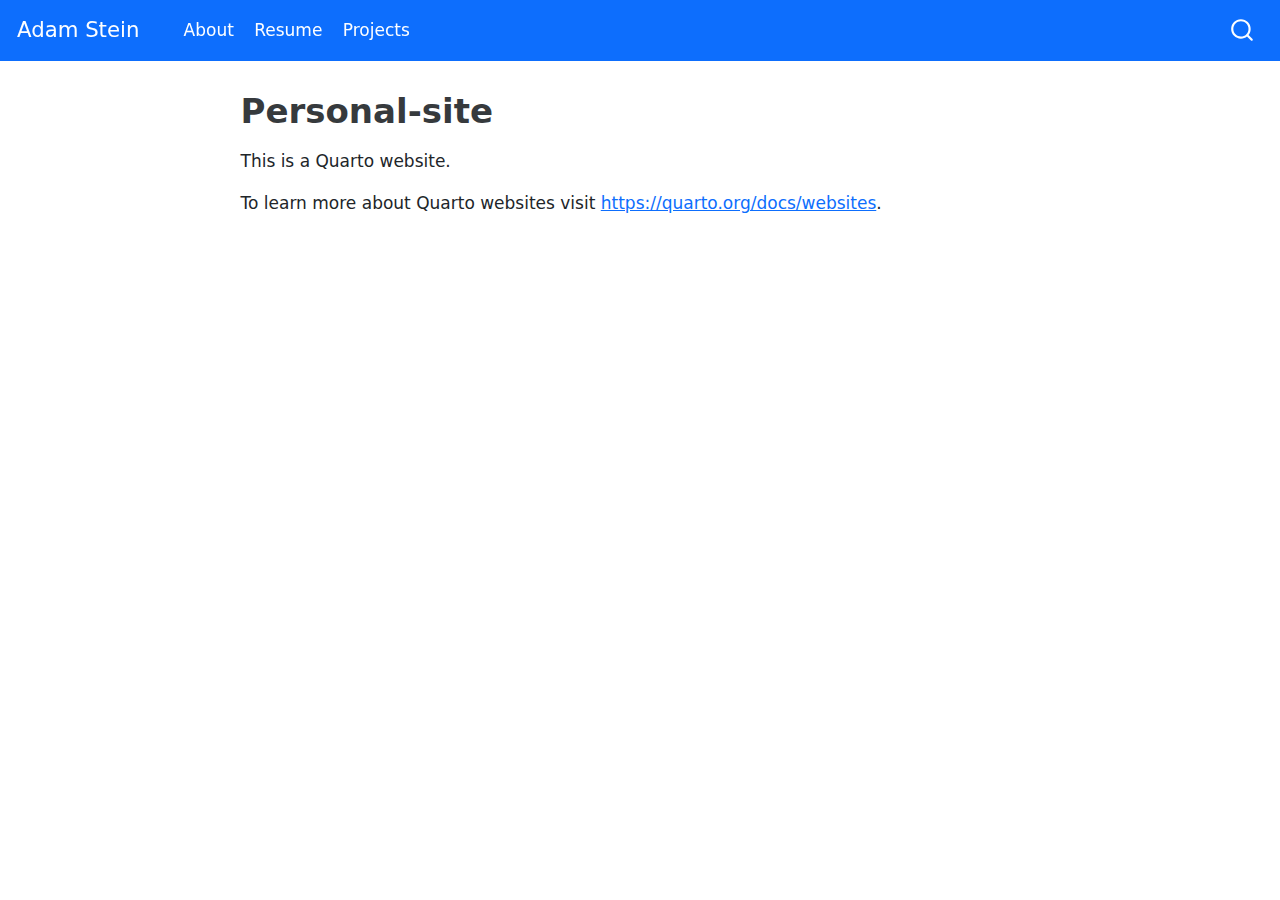
<file: docs/index.html>
<!DOCTYPE html>
<html xmlns="http://www.w3.org/1999/xhtml" lang="en" xml:lang="en"><head>

<meta charset="utf-8">
<meta name="generator" content="quarto-1.3.450">

<meta name="viewport" content="width=device-width, initial-scale=1.0, user-scalable=yes">


<title>Adam Stein - Personal-site</title>
<style>
code{white-space: pre-wrap;}
span.smallcaps{font-variant: small-caps;}
div.columns{display: flex; gap: min(4vw, 1.5em);}
div.column{flex: auto; overflow-x: auto;}
div.hanging-indent{margin-left: 1.5em; text-indent: -1.5em;}
ul.task-list{list-style: none;}
ul.task-list li input[type="checkbox"] {
  width: 0.8em;
  margin: 0 0.8em 0.2em -1em; /* quarto-specific, see https://github.com/quarto-dev/quarto-cli/issues/4556 */ 
  vertical-align: middle;
}
</style>


<script src="site_libs/quarto-nav/quarto-nav.js"></script>
<script src="site_libs/quarto-nav/headroom.min.js"></script>
<script src="site_libs/clipboard/clipboard.min.js"></script>
<script src="site_libs/quarto-search/autocomplete.umd.js"></script>
<script src="site_libs/quarto-search/fuse.min.js"></script>
<script src="site_libs/quarto-search/quarto-search.js"></script>
<meta name="quarto:offset" content="./">
<script src="site_libs/quarto-html/quarto.js"></script>
<script src="site_libs/quarto-html/popper.min.js"></script>
<script src="site_libs/quarto-html/tippy.umd.min.js"></script>
<script src="site_libs/quarto-html/anchor.min.js"></script>
<link href="site_libs/quarto-html/tippy.css" rel="stylesheet">
<link href="site_libs/quarto-html/quarto-syntax-highlighting.css" rel="stylesheet" id="quarto-text-highlighting-styles">
<script src="site_libs/bootstrap/bootstrap.min.js"></script>
<link href="site_libs/bootstrap/bootstrap-icons.css" rel="stylesheet">
<link href="site_libs/bootstrap/bootstrap.min.css" rel="stylesheet" id="quarto-bootstrap" data-mode="light">
<script id="quarto-search-options" type="application/json">{
  "location": "navbar",
  "copy-button": false,
  "collapse-after": 3,
  "panel-placement": "end",
  "type": "overlay",
  "limit": 20,
  "language": {
    "search-no-results-text": "No results",
    "search-matching-documents-text": "matching documents",
    "search-copy-link-title": "Copy link to search",
    "search-hide-matches-text": "Hide additional matches",
    "search-more-match-text": "more match in this document",
    "search-more-matches-text": "more matches in this document",
    "search-clear-button-title": "Clear",
    "search-detached-cancel-button-title": "Cancel",
    "search-submit-button-title": "Submit",
    "search-label": "Search"
  }
}</script>


</head>

<body class="nav-fixed fullcontent">

<div id="quarto-search-results"></div>
  <header id="quarto-header" class="headroom fixed-top">
    <nav class="navbar navbar-expand-lg navbar-dark ">
      <div class="navbar-container container-fluid">
      <div class="navbar-brand-container">
    <a class="navbar-brand" href="./index.html">
    <span class="navbar-title">Adam Stein</span>
    </a>
  </div>
            <div id="quarto-search" class="" title="Search"></div>
          <button class="navbar-toggler" type="button" data-bs-toggle="collapse" data-bs-target="#navbarCollapse" aria-controls="navbarCollapse" aria-expanded="false" aria-label="Toggle navigation" onclick="if (window.quartoToggleHeadroom) { window.quartoToggleHeadroom(); }">
  <span class="navbar-toggler-icon"></span>
</button>
          <div class="collapse navbar-collapse" id="navbarCollapse">
            <ul class="navbar-nav navbar-nav-scroll me-auto">
  <li class="nav-item">
    <a class="nav-link" href="./about.html" rel="" target="">
 <span class="menu-text">About</span></a>
  </li>  
  <li class="nav-item">
    <a class="nav-link" href="./resume.html" rel="" target="">
 <span class="menu-text">Resume</span></a>
  </li>  
  <li class="nav-item">
    <a class="nav-link" href="./projects.html" rel="" target="">
 <span class="menu-text">Projects</span></a>
  </li>  
</ul>
            <div class="quarto-navbar-tools ms-auto">
</div>
          </div> <!-- /navcollapse -->
      </div> <!-- /container-fluid -->
    </nav>
</header>
<!-- content -->
<div id="quarto-content" class="quarto-container page-columns page-rows-contents page-layout-article page-navbar">
<!-- sidebar -->
<!-- margin-sidebar -->
    
<!-- main -->
<main class="content" id="quarto-document-content">

<header id="title-block-header" class="quarto-title-block default">
<div class="quarto-title">
<h1 class="title">Personal-site</h1>
</div>



<div class="quarto-title-meta">

    
  
    
  </div>
  

</header>

<p>This is a Quarto website.</p>
<p>To learn more about Quarto websites visit <a href="https://quarto.org/docs/websites" class="uri">https://quarto.org/docs/websites</a>.</p>



</main> <!-- /main -->
<script id="quarto-html-after-body" type="application/javascript">
window.document.addEventListener("DOMContentLoaded", function (event) {
  const toggleBodyColorMode = (bsSheetEl) => {
    const mode = bsSheetEl.getAttribute("data-mode");
    const bodyEl = window.document.querySelector("body");
    if (mode === "dark") {
      bodyEl.classList.add("quarto-dark");
      bodyEl.classList.remove("quarto-light");
    } else {
      bodyEl.classList.add("quarto-light");
      bodyEl.classList.remove("quarto-dark");
    }
  }
  const toggleBodyColorPrimary = () => {
    const bsSheetEl = window.document.querySelector("link#quarto-bootstrap");
    if (bsSheetEl) {
      toggleBodyColorMode(bsSheetEl);
    }
  }
  toggleBodyColorPrimary();  
  const icon = "";
  const anchorJS = new window.AnchorJS();
  anchorJS.options = {
    placement: 'right',
    icon: icon
  };
  anchorJS.add('.anchored');
  const isCodeAnnotation = (el) => {
    for (const clz of el.classList) {
      if (clz.startsWith('code-annotation-')) {                     
        return true;
      }
    }
    return false;
  }
  const clipboard = new window.ClipboardJS('.code-copy-button', {
    text: function(trigger) {
      const codeEl = trigger.previousElementSibling.cloneNode(true);
      for (const childEl of codeEl.children) {
        if (isCodeAnnotation(childEl)) {
          childEl.remove();
        }
      }
      return codeEl.innerText;
    }
  });
  clipboard.on('success', function(e) {
    // button target
    const button = e.trigger;
    // don't keep focus
    button.blur();
    // flash "checked"
    button.classList.add('code-copy-button-checked');
    var currentTitle = button.getAttribute("title");
    button.setAttribute("title", "Copied!");
    let tooltip;
    if (window.bootstrap) {
      button.setAttribute("data-bs-toggle", "tooltip");
      button.setAttribute("data-bs-placement", "left");
      button.setAttribute("data-bs-title", "Copied!");
      tooltip = new bootstrap.Tooltip(button, 
        { trigger: "manual", 
          customClass: "code-copy-button-tooltip",
          offset: [0, -8]});
      tooltip.show();    
    }
    setTimeout(function() {
      if (tooltip) {
        tooltip.hide();
        button.removeAttribute("data-bs-title");
        button.removeAttribute("data-bs-toggle");
        button.removeAttribute("data-bs-placement");
      }
      button.setAttribute("title", currentTitle);
      button.classList.remove('code-copy-button-checked');
    }, 1000);
    // clear code selection
    e.clearSelection();
  });
  function tippyHover(el, contentFn) {
    const config = {
      allowHTML: true,
      content: contentFn,
      maxWidth: 500,
      delay: 100,
      arrow: false,
      appendTo: function(el) {
          return el.parentElement;
      },
      interactive: true,
      interactiveBorder: 10,
      theme: 'quarto',
      placement: 'bottom-start'
    };
    window.tippy(el, config); 
  }
  const noterefs = window.document.querySelectorAll('a[role="doc-noteref"]');
  for (var i=0; i<noterefs.length; i++) {
    const ref = noterefs[i];
    tippyHover(ref, function() {
      // use id or data attribute instead here
      let href = ref.getAttribute('data-footnote-href') || ref.getAttribute('href');
      try { href = new URL(href).hash; } catch {}
      const id = href.replace(/^#\/?/, "");
      const note = window.document.getElementById(id);
      return note.innerHTML;
    });
  }
      let selectedAnnoteEl;
      const selectorForAnnotation = ( cell, annotation) => {
        let cellAttr = 'data-code-cell="' + cell + '"';
        let lineAttr = 'data-code-annotation="' +  annotation + '"';
        const selector = 'span[' + cellAttr + '][' + lineAttr + ']';
        return selector;
      }
      const selectCodeLines = (annoteEl) => {
        const doc = window.document;
        const targetCell = annoteEl.getAttribute("data-target-cell");
        const targetAnnotation = annoteEl.getAttribute("data-target-annotation");
        const annoteSpan = window.document.querySelector(selectorForAnnotation(targetCell, targetAnnotation));
        const lines = annoteSpan.getAttribute("data-code-lines").split(",");
        const lineIds = lines.map((line) => {
          return targetCell + "-" + line;
        })
        let top = null;
        let height = null;
        let parent = null;
        if (lineIds.length > 0) {
            //compute the position of the single el (top and bottom and make a div)
            const el = window.document.getElementById(lineIds[0]);
            top = el.offsetTop;
            height = el.offsetHeight;
            parent = el.parentElement.parentElement;
          if (lineIds.length > 1) {
            const lastEl = window.document.getElementById(lineIds[lineIds.length - 1]);
            const bottom = lastEl.offsetTop + lastEl.offsetHeight;
            height = bottom - top;
          }
          if (top !== null && height !== null && parent !== null) {
            // cook up a div (if necessary) and position it 
            let div = window.document.getElementById("code-annotation-line-highlight");
            if (div === null) {
              div = window.document.createElement("div");
              div.setAttribute("id", "code-annotation-line-highlight");
              div.style.position = 'absolute';
              parent.appendChild(div);
            }
            div.style.top = top - 2 + "px";
            div.style.height = height + 4 + "px";
            let gutterDiv = window.document.getElementById("code-annotation-line-highlight-gutter");
            if (gutterDiv === null) {
              gutterDiv = window.document.createElement("div");
              gutterDiv.setAttribute("id", "code-annotation-line-highlight-gutter");
              gutterDiv.style.position = 'absolute';
              const codeCell = window.document.getElementById(targetCell);
              const gutter = codeCell.querySelector('.code-annotation-gutter');
              gutter.appendChild(gutterDiv);
            }
            gutterDiv.style.top = top - 2 + "px";
            gutterDiv.style.height = height + 4 + "px";
          }
          selectedAnnoteEl = annoteEl;
        }
      };
      const unselectCodeLines = () => {
        const elementsIds = ["code-annotation-line-highlight", "code-annotation-line-highlight-gutter"];
        elementsIds.forEach((elId) => {
          const div = window.document.getElementById(elId);
          if (div) {
            div.remove();
          }
        });
        selectedAnnoteEl = undefined;
      };
      // Attach click handler to the DT
      const annoteDls = window.document.querySelectorAll('dt[data-target-cell]');
      for (const annoteDlNode of annoteDls) {
        annoteDlNode.addEventListener('click', (event) => {
          const clickedEl = event.target;
          if (clickedEl !== selectedAnnoteEl) {
            unselectCodeLines();
            const activeEl = window.document.querySelector('dt[data-target-cell].code-annotation-active');
            if (activeEl) {
              activeEl.classList.remove('code-annotation-active');
            }
            selectCodeLines(clickedEl);
            clickedEl.classList.add('code-annotation-active');
          } else {
            // Unselect the line
            unselectCodeLines();
            clickedEl.classList.remove('code-annotation-active');
          }
        });
      }
  const findCites = (el) => {
    const parentEl = el.parentElement;
    if (parentEl) {
      const cites = parentEl.dataset.cites;
      if (cites) {
        return {
          el,
          cites: cites.split(' ')
        };
      } else {
        return findCites(el.parentElement)
      }
    } else {
      return undefined;
    }
  };
  var bibliorefs = window.document.querySelectorAll('a[role="doc-biblioref"]');
  for (var i=0; i<bibliorefs.length; i++) {
    const ref = bibliorefs[i];
    const citeInfo = findCites(ref);
    if (citeInfo) {
      tippyHover(citeInfo.el, function() {
        var popup = window.document.createElement('div');
        citeInfo.cites.forEach(function(cite) {
          var citeDiv = window.document.createElement('div');
          citeDiv.classList.add('hanging-indent');
          citeDiv.classList.add('csl-entry');
          var biblioDiv = window.document.getElementById('ref-' + cite);
          if (biblioDiv) {
            citeDiv.innerHTML = biblioDiv.innerHTML;
          }
          popup.appendChild(citeDiv);
        });
        return popup.innerHTML;
      });
    }
  }
});
</script>
</div> <!-- /content -->



</body></html>
</file>
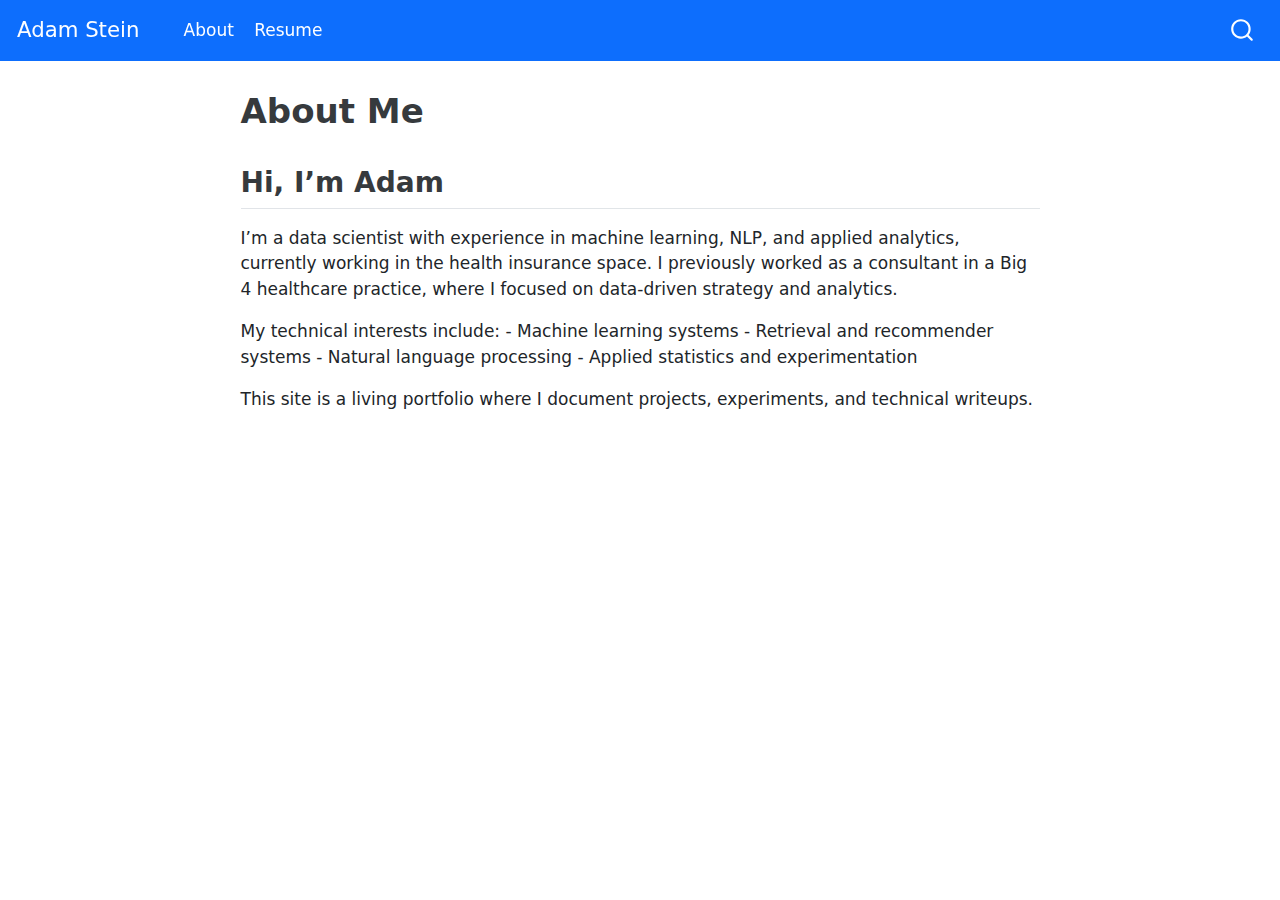
<file: docs/about.html>
<!DOCTYPE html>
<html xmlns="http://www.w3.org/1999/xhtml" lang="en" xml:lang="en"><head>

<meta charset="utf-8">
<meta name="generator" content="quarto-1.3.450">

<meta name="viewport" content="width=device-width, initial-scale=1.0, user-scalable=yes">


<title>Adam Stein - About Me</title>
<style>
code{white-space: pre-wrap;}
span.smallcaps{font-variant: small-caps;}
div.columns{display: flex; gap: min(4vw, 1.5em);}
div.column{flex: auto; overflow-x: auto;}
div.hanging-indent{margin-left: 1.5em; text-indent: -1.5em;}
ul.task-list{list-style: none;}
ul.task-list li input[type="checkbox"] {
  width: 0.8em;
  margin: 0 0.8em 0.2em -1em; /* quarto-specific, see https://github.com/quarto-dev/quarto-cli/issues/4556 */ 
  vertical-align: middle;
}
</style>


<script src="site_libs/quarto-nav/quarto-nav.js"></script>
<script src="site_libs/quarto-nav/headroom.min.js"></script>
<script src="site_libs/clipboard/clipboard.min.js"></script>
<script src="site_libs/quarto-search/autocomplete.umd.js"></script>
<script src="site_libs/quarto-search/fuse.min.js"></script>
<script src="site_libs/quarto-search/quarto-search.js"></script>
<meta name="quarto:offset" content="./">
<script src="site_libs/quarto-html/quarto.js"></script>
<script src="site_libs/quarto-html/popper.min.js"></script>
<script src="site_libs/quarto-html/tippy.umd.min.js"></script>
<script src="site_libs/quarto-html/anchor.min.js"></script>
<link href="site_libs/quarto-html/tippy.css" rel="stylesheet">
<link href="site_libs/quarto-html/quarto-syntax-highlighting.css" rel="stylesheet" id="quarto-text-highlighting-styles">
<script src="site_libs/bootstrap/bootstrap.min.js"></script>
<link href="site_libs/bootstrap/bootstrap-icons.css" rel="stylesheet">
<link href="site_libs/bootstrap/bootstrap.min.css" rel="stylesheet" id="quarto-bootstrap" data-mode="light">
<script id="quarto-search-options" type="application/json">{
  "location": "navbar",
  "copy-button": false,
  "collapse-after": 3,
  "panel-placement": "end",
  "type": "overlay",
  "limit": 20,
  "language": {
    "search-no-results-text": "No results",
    "search-matching-documents-text": "matching documents",
    "search-copy-link-title": "Copy link to search",
    "search-hide-matches-text": "Hide additional matches",
    "search-more-match-text": "more match in this document",
    "search-more-matches-text": "more matches in this document",
    "search-clear-button-title": "Clear",
    "search-detached-cancel-button-title": "Cancel",
    "search-submit-button-title": "Submit",
    "search-label": "Search"
  }
}</script>


</head>

<body class="nav-fixed fullcontent">

<div id="quarto-search-results"></div>
  <header id="quarto-header" class="headroom fixed-top">
    <nav class="navbar navbar-expand-lg navbar-dark ">
      <div class="navbar-container container-fluid">
      <div class="navbar-brand-container">
    <a class="navbar-brand" href="./index.html">
    <span class="navbar-title">Adam Stein</span>
    </a>
  </div>
            <div id="quarto-search" class="" title="Search"></div>
          <button class="navbar-toggler" type="button" data-bs-toggle="collapse" data-bs-target="#navbarCollapse" aria-controls="navbarCollapse" aria-expanded="false" aria-label="Toggle navigation" onclick="if (window.quartoToggleHeadroom) { window.quartoToggleHeadroom(); }">
  <span class="navbar-toggler-icon"></span>
</button>
          <div class="collapse navbar-collapse" id="navbarCollapse">
            <ul class="navbar-nav navbar-nav-scroll me-auto">
  <li class="nav-item">
    <a class="nav-link" href="./index.html" rel="" target="">
 <span class="menu-text">About</span></a>
  </li>  
  <li class="nav-item">
    <a class="nav-link" href="./resume.html" rel="" target="">
 <span class="menu-text">Resume</span></a>
  </li>  
</ul>
            <div class="quarto-navbar-tools ms-auto">
</div>
          </div> <!-- /navcollapse -->
      </div> <!-- /container-fluid -->
    </nav>
</header>
<!-- content -->
<div id="quarto-content" class="quarto-container page-columns page-rows-contents page-layout-article page-navbar">
<!-- sidebar -->
<!-- margin-sidebar -->
    
<!-- main -->
<main class="content" id="quarto-document-content">

<header id="title-block-header" class="quarto-title-block default">
<div class="quarto-title">
<h1 class="title">About Me</h1>
</div>



<div class="quarto-title-meta">

    
  
    
  </div>
  

</header>

<section id="hi-im-adam" class="level2">
<h2 class="anchored" data-anchor-id="hi-im-adam">Hi, I’m Adam</h2>
<p>I’m a data scientist with experience in machine learning, NLP, and applied analytics, currently working in the health insurance space. I previously worked as a consultant in a Big 4 healthcare practice, where I focused on data-driven strategy and analytics.</p>
<p>My technical interests include: - Machine learning systems - Retrieval and recommender systems - Natural language processing - Applied statistics and experimentation</p>
<p>This site is a living portfolio where I document projects, experiments, and technical writeups.</p>


</section>

</main> <!-- /main -->
<script id="quarto-html-after-body" type="application/javascript">
window.document.addEventListener("DOMContentLoaded", function (event) {
  const toggleBodyColorMode = (bsSheetEl) => {
    const mode = bsSheetEl.getAttribute("data-mode");
    const bodyEl = window.document.querySelector("body");
    if (mode === "dark") {
      bodyEl.classList.add("quarto-dark");
      bodyEl.classList.remove("quarto-light");
    } else {
      bodyEl.classList.add("quarto-light");
      bodyEl.classList.remove("quarto-dark");
    }
  }
  const toggleBodyColorPrimary = () => {
    const bsSheetEl = window.document.querySelector("link#quarto-bootstrap");
    if (bsSheetEl) {
      toggleBodyColorMode(bsSheetEl);
    }
  }
  toggleBodyColorPrimary();  
  const icon = "";
  const anchorJS = new window.AnchorJS();
  anchorJS.options = {
    placement: 'right',
    icon: icon
  };
  anchorJS.add('.anchored');
  const isCodeAnnotation = (el) => {
    for (const clz of el.classList) {
      if (clz.startsWith('code-annotation-')) {                     
        return true;
      }
    }
    return false;
  }
  const clipboard = new window.ClipboardJS('.code-copy-button', {
    text: function(trigger) {
      const codeEl = trigger.previousElementSibling.cloneNode(true);
      for (const childEl of codeEl.children) {
        if (isCodeAnnotation(childEl)) {
          childEl.remove();
        }
      }
      return codeEl.innerText;
    }
  });
  clipboard.on('success', function(e) {
    // button target
    const button = e.trigger;
    // don't keep focus
    button.blur();
    // flash "checked"
    button.classList.add('code-copy-button-checked');
    var currentTitle = button.getAttribute("title");
    button.setAttribute("title", "Copied!");
    let tooltip;
    if (window.bootstrap) {
      button.setAttribute("data-bs-toggle", "tooltip");
      button.setAttribute("data-bs-placement", "left");
      button.setAttribute("data-bs-title", "Copied!");
      tooltip = new bootstrap.Tooltip(button, 
        { trigger: "manual", 
          customClass: "code-copy-button-tooltip",
          offset: [0, -8]});
      tooltip.show();    
    }
    setTimeout(function() {
      if (tooltip) {
        tooltip.hide();
        button.removeAttribute("data-bs-title");
        button.removeAttribute("data-bs-toggle");
        button.removeAttribute("data-bs-placement");
      }
      button.setAttribute("title", currentTitle);
      button.classList.remove('code-copy-button-checked');
    }, 1000);
    // clear code selection
    e.clearSelection();
  });
  function tippyHover(el, contentFn) {
    const config = {
      allowHTML: true,
      content: contentFn,
      maxWidth: 500,
      delay: 100,
      arrow: false,
      appendTo: function(el) {
          return el.parentElement;
      },
      interactive: true,
      interactiveBorder: 10,
      theme: 'quarto',
      placement: 'bottom-start'
    };
    window.tippy(el, config); 
  }
  const noterefs = window.document.querySelectorAll('a[role="doc-noteref"]');
  for (var i=0; i<noterefs.length; i++) {
    const ref = noterefs[i];
    tippyHover(ref, function() {
      // use id or data attribute instead here
      let href = ref.getAttribute('data-footnote-href') || ref.getAttribute('href');
      try { href = new URL(href).hash; } catch {}
      const id = href.replace(/^#\/?/, "");
      const note = window.document.getElementById(id);
      return note.innerHTML;
    });
  }
      let selectedAnnoteEl;
      const selectorForAnnotation = ( cell, annotation) => {
        let cellAttr = 'data-code-cell="' + cell + '"';
        let lineAttr = 'data-code-annotation="' +  annotation + '"';
        const selector = 'span[' + cellAttr + '][' + lineAttr + ']';
        return selector;
      }
      const selectCodeLines = (annoteEl) => {
        const doc = window.document;
        const targetCell = annoteEl.getAttribute("data-target-cell");
        const targetAnnotation = annoteEl.getAttribute("data-target-annotation");
        const annoteSpan = window.document.querySelector(selectorForAnnotation(targetCell, targetAnnotation));
        const lines = annoteSpan.getAttribute("data-code-lines").split(",");
        const lineIds = lines.map((line) => {
          return targetCell + "-" + line;
        })
        let top = null;
        let height = null;
        let parent = null;
        if (lineIds.length > 0) {
            //compute the position of the single el (top and bottom and make a div)
            const el = window.document.getElementById(lineIds[0]);
            top = el.offsetTop;
            height = el.offsetHeight;
            parent = el.parentElement.parentElement;
          if (lineIds.length > 1) {
            const lastEl = window.document.getElementById(lineIds[lineIds.length - 1]);
            const bottom = lastEl.offsetTop + lastEl.offsetHeight;
            height = bottom - top;
          }
          if (top !== null && height !== null && parent !== null) {
            // cook up a div (if necessary) and position it 
            let div = window.document.getElementById("code-annotation-line-highlight");
            if (div === null) {
              div = window.document.createElement("div");
              div.setAttribute("id", "code-annotation-line-highlight");
              div.style.position = 'absolute';
              parent.appendChild(div);
            }
            div.style.top = top - 2 + "px";
            div.style.height = height + 4 + "px";
            let gutterDiv = window.document.getElementById("code-annotation-line-highlight-gutter");
            if (gutterDiv === null) {
              gutterDiv = window.document.createElement("div");
              gutterDiv.setAttribute("id", "code-annotation-line-highlight-gutter");
              gutterDiv.style.position = 'absolute';
              const codeCell = window.document.getElementById(targetCell);
              const gutter = codeCell.querySelector('.code-annotation-gutter');
              gutter.appendChild(gutterDiv);
            }
            gutterDiv.style.top = top - 2 + "px";
            gutterDiv.style.height = height + 4 + "px";
          }
          selectedAnnoteEl = annoteEl;
        }
      };
      const unselectCodeLines = () => {
        const elementsIds = ["code-annotation-line-highlight", "code-annotation-line-highlight-gutter"];
        elementsIds.forEach((elId) => {
          const div = window.document.getElementById(elId);
          if (div) {
            div.remove();
          }
        });
        selectedAnnoteEl = undefined;
      };
      // Attach click handler to the DT
      const annoteDls = window.document.querySelectorAll('dt[data-target-cell]');
      for (const annoteDlNode of annoteDls) {
        annoteDlNode.addEventListener('click', (event) => {
          const clickedEl = event.target;
          if (clickedEl !== selectedAnnoteEl) {
            unselectCodeLines();
            const activeEl = window.document.querySelector('dt[data-target-cell].code-annotation-active');
            if (activeEl) {
              activeEl.classList.remove('code-annotation-active');
            }
            selectCodeLines(clickedEl);
            clickedEl.classList.add('code-annotation-active');
          } else {
            // Unselect the line
            unselectCodeLines();
            clickedEl.classList.remove('code-annotation-active');
          }
        });
      }
  const findCites = (el) => {
    const parentEl = el.parentElement;
    if (parentEl) {
      const cites = parentEl.dataset.cites;
      if (cites) {
        return {
          el,
          cites: cites.split(' ')
        };
      } else {
        return findCites(el.parentElement)
      }
    } else {
      return undefined;
    }
  };
  var bibliorefs = window.document.querySelectorAll('a[role="doc-biblioref"]');
  for (var i=0; i<bibliorefs.length; i++) {
    const ref = bibliorefs[i];
    const citeInfo = findCites(ref);
    if (citeInfo) {
      tippyHover(citeInfo.el, function() {
        var popup = window.document.createElement('div');
        citeInfo.cites.forEach(function(cite) {
          var citeDiv = window.document.createElement('div');
          citeDiv.classList.add('hanging-indent');
          citeDiv.classList.add('csl-entry');
          var biblioDiv = window.document.getElementById('ref-' + cite);
          if (biblioDiv) {
            citeDiv.innerHTML = biblioDiv.innerHTML;
          }
          popup.appendChild(citeDiv);
        });
        return popup.innerHTML;
      });
    }
  }
});
</script>
</div> <!-- /content -->



</body></html>
</file>
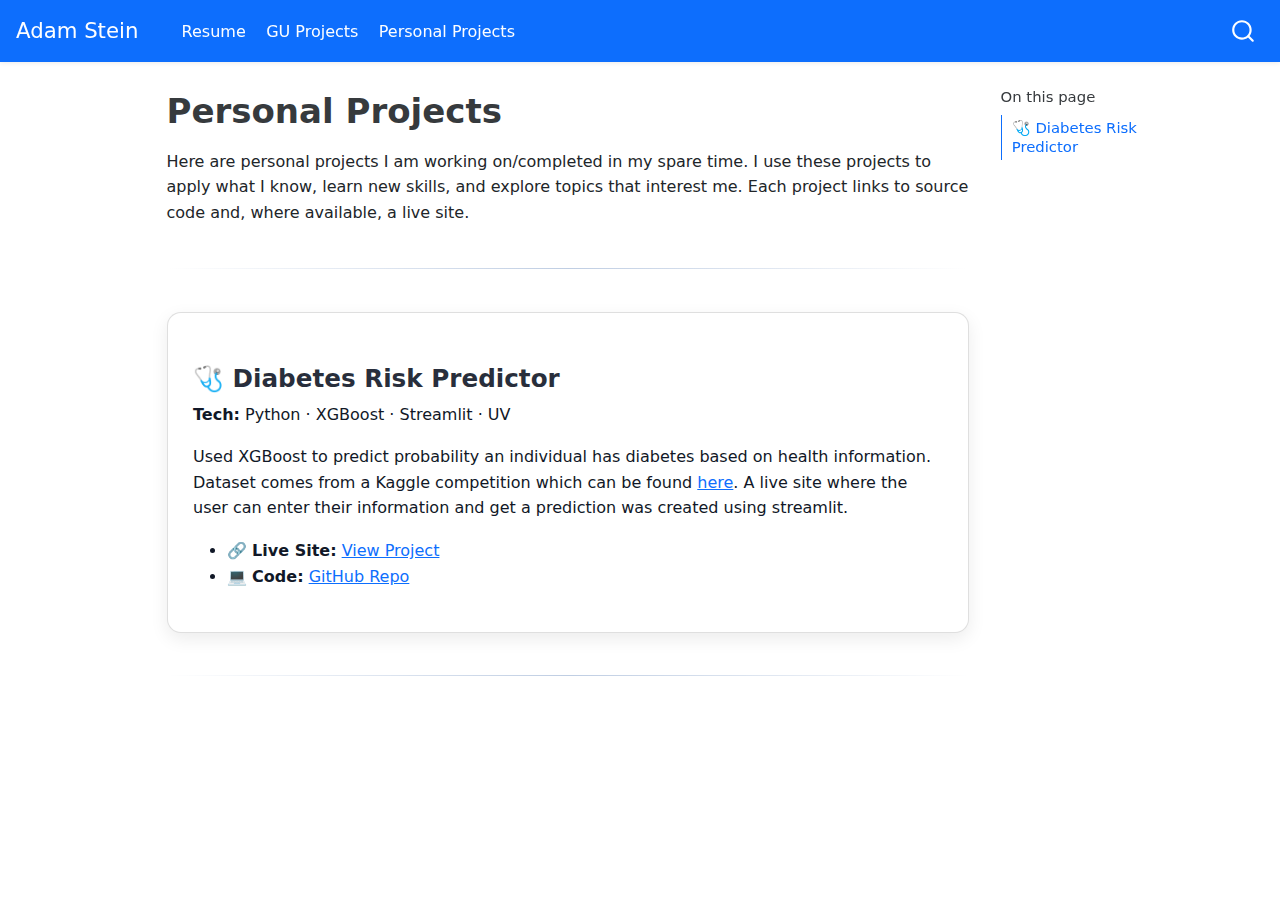
<file: docs/personal_projects.html>
<!DOCTYPE html>
<html xmlns="http://www.w3.org/1999/xhtml" lang="en" xml:lang="en"><head>

<meta charset="utf-8">
<meta name="generator" content="quarto-1.3.450">

<meta name="viewport" content="width=device-width, initial-scale=1.0, user-scalable=yes">


<title>Adam Stein - Personal Projects</title>
<style>
code{white-space: pre-wrap;}
span.smallcaps{font-variant: small-caps;}
div.columns{display: flex; gap: min(4vw, 1.5em);}
div.column{flex: auto; overflow-x: auto;}
div.hanging-indent{margin-left: 1.5em; text-indent: -1.5em;}
ul.task-list{list-style: none;}
ul.task-list li input[type="checkbox"] {
  width: 0.8em;
  margin: 0 0.8em 0.2em -1em; /* quarto-specific, see https://github.com/quarto-dev/quarto-cli/issues/4556 */ 
  vertical-align: middle;
}
</style>


<script src="site_libs/quarto-nav/quarto-nav.js"></script>
<script src="site_libs/quarto-nav/headroom.min.js"></script>
<script src="site_libs/clipboard/clipboard.min.js"></script>
<script src="site_libs/quarto-search/autocomplete.umd.js"></script>
<script src="site_libs/quarto-search/fuse.min.js"></script>
<script src="site_libs/quarto-search/quarto-search.js"></script>
<meta name="quarto:offset" content="./">
<script src="site_libs/quarto-html/quarto.js"></script>
<script src="site_libs/quarto-html/popper.min.js"></script>
<script src="site_libs/quarto-html/tippy.umd.min.js"></script>
<script src="site_libs/quarto-html/anchor.min.js"></script>
<link href="site_libs/quarto-html/tippy.css" rel="stylesheet">
<link href="site_libs/quarto-html/quarto-syntax-highlighting.css" rel="stylesheet" id="quarto-text-highlighting-styles">
<script src="site_libs/bootstrap/bootstrap.min.js"></script>
<link href="site_libs/bootstrap/bootstrap-icons.css" rel="stylesheet">
<link href="site_libs/bootstrap/bootstrap.min.css" rel="stylesheet" id="quarto-bootstrap" data-mode="light">
<script id="quarto-search-options" type="application/json">{
  "location": "navbar",
  "copy-button": false,
  "collapse-after": 3,
  "panel-placement": "end",
  "type": "overlay",
  "limit": 20,
  "language": {
    "search-no-results-text": "No results",
    "search-matching-documents-text": "matching documents",
    "search-copy-link-title": "Copy link to search",
    "search-hide-matches-text": "Hide additional matches",
    "search-more-match-text": "more match in this document",
    "search-more-matches-text": "more matches in this document",
    "search-clear-button-title": "Clear",
    "search-detached-cancel-button-title": "Cancel",
    "search-submit-button-title": "Submit",
    "search-label": "Search"
  }
}</script>


<link rel="stylesheet" href="styles.css">
</head>

<body class="nav-fixed">

<div id="quarto-search-results"></div>
  <header id="quarto-header" class="headroom fixed-top">
    <nav class="navbar navbar-expand-lg navbar-dark ">
      <div class="navbar-container container-fluid">
      <div class="navbar-brand-container">
    <a class="navbar-brand" href="./index.html">
    <span class="navbar-title">Adam Stein</span>
    </a>
  </div>
            <div id="quarto-search" class="" title="Search"></div>
          <button class="navbar-toggler" type="button" data-bs-toggle="collapse" data-bs-target="#navbarCollapse" aria-controls="navbarCollapse" aria-expanded="false" aria-label="Toggle navigation" onclick="if (window.quartoToggleHeadroom) { window.quartoToggleHeadroom(); }">
  <span class="navbar-toggler-icon"></span>
</button>
          <div class="collapse navbar-collapse" id="navbarCollapse">
            <ul class="navbar-nav navbar-nav-scroll me-auto">
  <li class="nav-item">
    <a class="nav-link" href="./resume.html" rel="" target="">
 <span class="menu-text">Resume</span></a>
  </li>  
  <li class="nav-item">
    <a class="nav-link" href="./projects.html" rel="" target="">
 <span class="menu-text">GU Projects</span></a>
  </li>  
  <li class="nav-item">
    <a class="nav-link active" href="./personal_projects.html" rel="" target="" aria-current="page">
 <span class="menu-text">Personal Projects</span></a>
  </li>  
</ul>
            <div class="quarto-navbar-tools ms-auto">
</div>
          </div> <!-- /navcollapse -->
      </div> <!-- /container-fluid -->
    </nav>
</header>
<!-- content -->
<div id="quarto-content" class="quarto-container page-columns page-rows-contents page-layout-article page-navbar">
<!-- sidebar -->
<!-- margin-sidebar -->
    <div id="quarto-margin-sidebar" class="sidebar margin-sidebar">
        <nav id="TOC" role="doc-toc" class="toc-active">
    <h2 id="toc-title">On this page</h2>
   
  <ul>
  <li><a href="#diabetes-risk-predictor" id="toc-diabetes-risk-predictor" class="nav-link active" data-scroll-target="#diabetes-risk-predictor">🩺 Diabetes Risk Predictor</a></li>
  </ul>
</nav>
    </div>
<!-- main -->
<main class="content" id="quarto-document-content">

<header id="title-block-header" class="quarto-title-block default">
<div class="quarto-title">
<h1 class="title">Personal Projects</h1>
</div>



<div class="quarto-title-meta">

    
  
    
  </div>
  

</header>

<p>Here are personal projects I am working on/completed in my spare time. I use these projects to apply what I know, learn new skills, and explore topics that interest me. Each project links to source code and, where available, a live site.</p>
<hr>
<section id="diabetes-risk-predictor" class="level3 card">
<h3 class="anchored" data-anchor-id="diabetes-risk-predictor">🩺 Diabetes Risk Predictor</h3>
<p><strong>Tech:</strong> Python · XGBoost · Streamlit · UV</p>
<p>Used XGBoost to predict probability an individual has diabetes based on health information. Dataset comes from a Kaggle competition which can be found <a href="https://www.kaggle.com/competitions/playground-series-s5e12/overview">here</a>. A live site where the user can enter their information and get a prediction was created using streamlit.</p>
<ul>
<li>🔗 <strong>Live Site:</strong> <a href="https://diabetes-prediction-27.streamlit.app/">View Project</a></li>
<li>💻 <strong>Code:</strong> <a href="https://github.com/adamhstein27/diabetes-prediction">GitHub Repo</a></li>
</ul>
</section>
<hr>



<a onclick="window.scrollTo(0, 0); return false;" role="button" id="quarto-back-to-top"><i class="bi bi-arrow-up"></i> Back to top</a></main> <!-- /main -->
<script id="quarto-html-after-body" type="application/javascript">
window.document.addEventListener("DOMContentLoaded", function (event) {
  const toggleBodyColorMode = (bsSheetEl) => {
    const mode = bsSheetEl.getAttribute("data-mode");
    const bodyEl = window.document.querySelector("body");
    if (mode === "dark") {
      bodyEl.classList.add("quarto-dark");
      bodyEl.classList.remove("quarto-light");
    } else {
      bodyEl.classList.add("quarto-light");
      bodyEl.classList.remove("quarto-dark");
    }
  }
  const toggleBodyColorPrimary = () => {
    const bsSheetEl = window.document.querySelector("link#quarto-bootstrap");
    if (bsSheetEl) {
      toggleBodyColorMode(bsSheetEl);
    }
  }
  toggleBodyColorPrimary();  
  const icon = "";
  const anchorJS = new window.AnchorJS();
  anchorJS.options = {
    placement: 'right',
    icon: icon
  };
  anchorJS.add('.anchored');
  const isCodeAnnotation = (el) => {
    for (const clz of el.classList) {
      if (clz.startsWith('code-annotation-')) {                     
        return true;
      }
    }
    return false;
  }
  const clipboard = new window.ClipboardJS('.code-copy-button', {
    text: function(trigger) {
      const codeEl = trigger.previousElementSibling.cloneNode(true);
      for (const childEl of codeEl.children) {
        if (isCodeAnnotation(childEl)) {
          childEl.remove();
        }
      }
      return codeEl.innerText;
    }
  });
  clipboard.on('success', function(e) {
    // button target
    const button = e.trigger;
    // don't keep focus
    button.blur();
    // flash "checked"
    button.classList.add('code-copy-button-checked');
    var currentTitle = button.getAttribute("title");
    button.setAttribute("title", "Copied!");
    let tooltip;
    if (window.bootstrap) {
      button.setAttribute("data-bs-toggle", "tooltip");
      button.setAttribute("data-bs-placement", "left");
      button.setAttribute("data-bs-title", "Copied!");
      tooltip = new bootstrap.Tooltip(button, 
        { trigger: "manual", 
          customClass: "code-copy-button-tooltip",
          offset: [0, -8]});
      tooltip.show();    
    }
    setTimeout(function() {
      if (tooltip) {
        tooltip.hide();
        button.removeAttribute("data-bs-title");
        button.removeAttribute("data-bs-toggle");
        button.removeAttribute("data-bs-placement");
      }
      button.setAttribute("title", currentTitle);
      button.classList.remove('code-copy-button-checked');
    }, 1000);
    // clear code selection
    e.clearSelection();
  });
  function tippyHover(el, contentFn) {
    const config = {
      allowHTML: true,
      content: contentFn,
      maxWidth: 500,
      delay: 100,
      arrow: false,
      appendTo: function(el) {
          return el.parentElement;
      },
      interactive: true,
      interactiveBorder: 10,
      theme: 'quarto',
      placement: 'bottom-start'
    };
    window.tippy(el, config); 
  }
  const noterefs = window.document.querySelectorAll('a[role="doc-noteref"]');
  for (var i=0; i<noterefs.length; i++) {
    const ref = noterefs[i];
    tippyHover(ref, function() {
      // use id or data attribute instead here
      let href = ref.getAttribute('data-footnote-href') || ref.getAttribute('href');
      try { href = new URL(href).hash; } catch {}
      const id = href.replace(/^#\/?/, "");
      const note = window.document.getElementById(id);
      return note.innerHTML;
    });
  }
      let selectedAnnoteEl;
      const selectorForAnnotation = ( cell, annotation) => {
        let cellAttr = 'data-code-cell="' + cell + '"';
        let lineAttr = 'data-code-annotation="' +  annotation + '"';
        const selector = 'span[' + cellAttr + '][' + lineAttr + ']';
        return selector;
      }
      const selectCodeLines = (annoteEl) => {
        const doc = window.document;
        const targetCell = annoteEl.getAttribute("data-target-cell");
        const targetAnnotation = annoteEl.getAttribute("data-target-annotation");
        const annoteSpan = window.document.querySelector(selectorForAnnotation(targetCell, targetAnnotation));
        const lines = annoteSpan.getAttribute("data-code-lines").split(",");
        const lineIds = lines.map((line) => {
          return targetCell + "-" + line;
        })
        let top = null;
        let height = null;
        let parent = null;
        if (lineIds.length > 0) {
            //compute the position of the single el (top and bottom and make a div)
            const el = window.document.getElementById(lineIds[0]);
            top = el.offsetTop;
            height = el.offsetHeight;
            parent = el.parentElement.parentElement;
          if (lineIds.length > 1) {
            const lastEl = window.document.getElementById(lineIds[lineIds.length - 1]);
            const bottom = lastEl.offsetTop + lastEl.offsetHeight;
            height = bottom - top;
          }
          if (top !== null && height !== null && parent !== null) {
            // cook up a div (if necessary) and position it 
            let div = window.document.getElementById("code-annotation-line-highlight");
            if (div === null) {
              div = window.document.createElement("div");
              div.setAttribute("id", "code-annotation-line-highlight");
              div.style.position = 'absolute';
              parent.appendChild(div);
            }
            div.style.top = top - 2 + "px";
            div.style.height = height + 4 + "px";
            let gutterDiv = window.document.getElementById("code-annotation-line-highlight-gutter");
            if (gutterDiv === null) {
              gutterDiv = window.document.createElement("div");
              gutterDiv.setAttribute("id", "code-annotation-line-highlight-gutter");
              gutterDiv.style.position = 'absolute';
              const codeCell = window.document.getElementById(targetCell);
              const gutter = codeCell.querySelector('.code-annotation-gutter');
              gutter.appendChild(gutterDiv);
            }
            gutterDiv.style.top = top - 2 + "px";
            gutterDiv.style.height = height + 4 + "px";
          }
          selectedAnnoteEl = annoteEl;
        }
      };
      const unselectCodeLines = () => {
        const elementsIds = ["code-annotation-line-highlight", "code-annotation-line-highlight-gutter"];
        elementsIds.forEach((elId) => {
          const div = window.document.getElementById(elId);
          if (div) {
            div.remove();
          }
        });
        selectedAnnoteEl = undefined;
      };
      // Attach click handler to the DT
      const annoteDls = window.document.querySelectorAll('dt[data-target-cell]');
      for (const annoteDlNode of annoteDls) {
        annoteDlNode.addEventListener('click', (event) => {
          const clickedEl = event.target;
          if (clickedEl !== selectedAnnoteEl) {
            unselectCodeLines();
            const activeEl = window.document.querySelector('dt[data-target-cell].code-annotation-active');
            if (activeEl) {
              activeEl.classList.remove('code-annotation-active');
            }
            selectCodeLines(clickedEl);
            clickedEl.classList.add('code-annotation-active');
          } else {
            // Unselect the line
            unselectCodeLines();
            clickedEl.classList.remove('code-annotation-active');
          }
        });
      }
  const findCites = (el) => {
    const parentEl = el.parentElement;
    if (parentEl) {
      const cites = parentEl.dataset.cites;
      if (cites) {
        return {
          el,
          cites: cites.split(' ')
        };
      } else {
        return findCites(el.parentElement)
      }
    } else {
      return undefined;
    }
  };
  var bibliorefs = window.document.querySelectorAll('a[role="doc-biblioref"]');
  for (var i=0; i<bibliorefs.length; i++) {
    const ref = bibliorefs[i];
    const citeInfo = findCites(ref);
    if (citeInfo) {
      tippyHover(citeInfo.el, function() {
        var popup = window.document.createElement('div');
        citeInfo.cites.forEach(function(cite) {
          var citeDiv = window.document.createElement('div');
          citeDiv.classList.add('hanging-indent');
          citeDiv.classList.add('csl-entry');
          var biblioDiv = window.document.getElementById('ref-' + cite);
          if (biblioDiv) {
            citeDiv.innerHTML = biblioDiv.innerHTML;
          }
          popup.appendChild(citeDiv);
        });
        return popup.innerHTML;
      });
    }
  }
    var localhostRegex = new RegExp(/^(?:http|https):\/\/localhost\:?[0-9]*\//);
      var filterRegex = new RegExp('/' + window.location.host + '/');
    var isInternal = (href) => {
        return filterRegex.test(href) || localhostRegex.test(href);
    }
    // Inspect non-navigation links and adorn them if external
 	var links = window.document.querySelectorAll('a[href]:not(.nav-link):not(.navbar-brand):not(.toc-action):not(.sidebar-link):not(.sidebar-item-toggle):not(.pagination-link):not(.no-external):not([aria-hidden]):not(.dropdown-item)');
    for (var i=0; i<links.length; i++) {
      const link = links[i];
      if (!isInternal(link.href)) {
          // target, if specified
          link.setAttribute("target", "_blank");
      }
    }
});
</script>
</div> <!-- /content -->



</body></html>
</file>
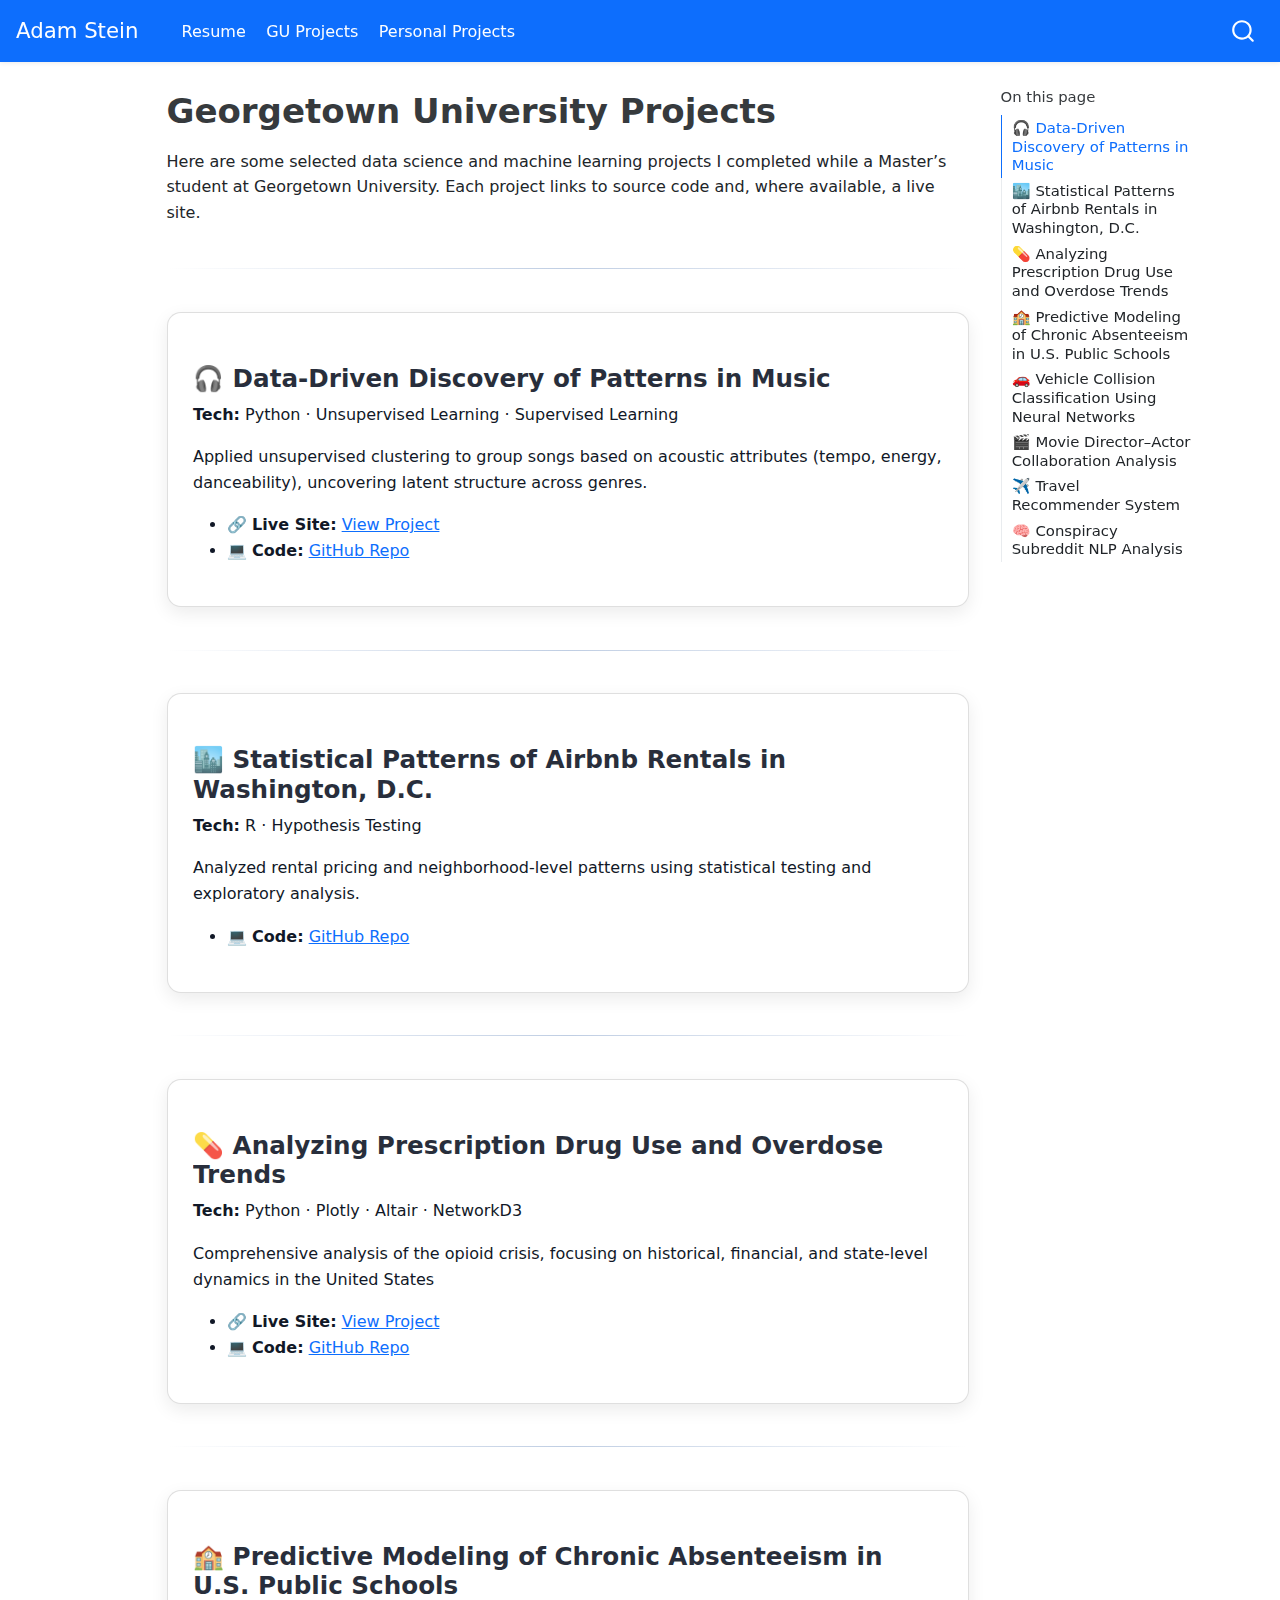
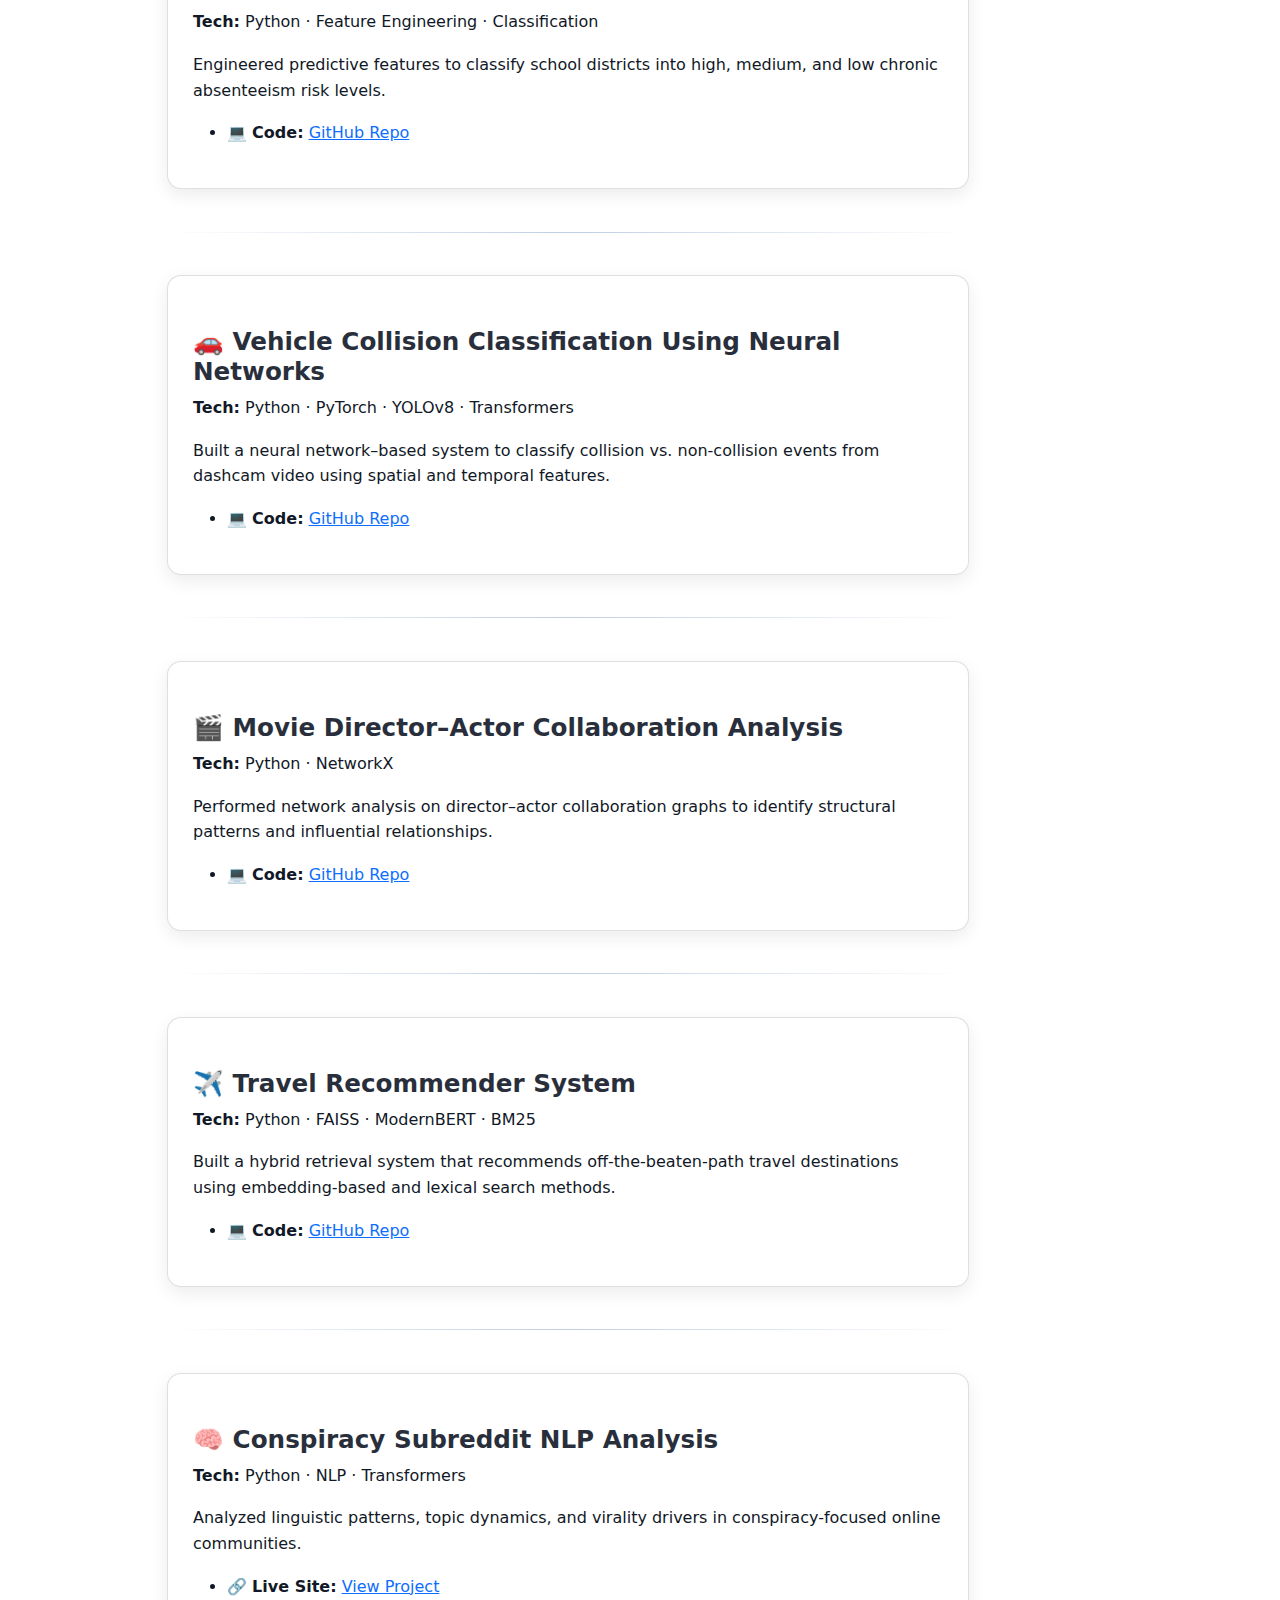
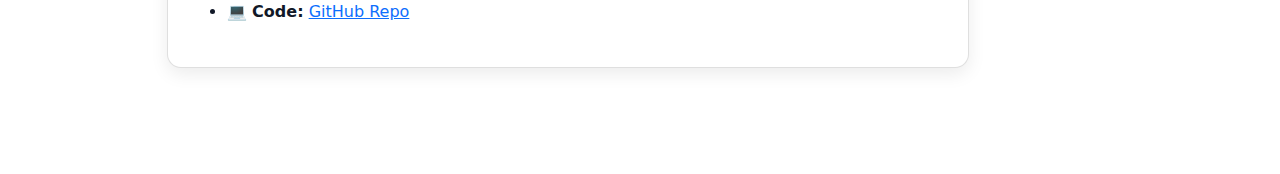
<file: docs/projects.html>
<!DOCTYPE html>
<html xmlns="http://www.w3.org/1999/xhtml" lang="en" xml:lang="en"><head>

<meta charset="utf-8">
<meta name="generator" content="quarto-1.3.450">

<meta name="viewport" content="width=device-width, initial-scale=1.0, user-scalable=yes">


<title>Adam Stein - Georgetown University Projects</title>
<style>
code{white-space: pre-wrap;}
span.smallcaps{font-variant: small-caps;}
div.columns{display: flex; gap: min(4vw, 1.5em);}
div.column{flex: auto; overflow-x: auto;}
div.hanging-indent{margin-left: 1.5em; text-indent: -1.5em;}
ul.task-list{list-style: none;}
ul.task-list li input[type="checkbox"] {
  width: 0.8em;
  margin: 0 0.8em 0.2em -1em; /* quarto-specific, see https://github.com/quarto-dev/quarto-cli/issues/4556 */ 
  vertical-align: middle;
}
</style>


<script src="site_libs/quarto-nav/quarto-nav.js"></script>
<script src="site_libs/quarto-nav/headroom.min.js"></script>
<script src="site_libs/clipboard/clipboard.min.js"></script>
<script src="site_libs/quarto-search/autocomplete.umd.js"></script>
<script src="site_libs/quarto-search/fuse.min.js"></script>
<script src="site_libs/quarto-search/quarto-search.js"></script>
<meta name="quarto:offset" content="./">
<script src="site_libs/quarto-html/quarto.js"></script>
<script src="site_libs/quarto-html/popper.min.js"></script>
<script src="site_libs/quarto-html/tippy.umd.min.js"></script>
<script src="site_libs/quarto-html/anchor.min.js"></script>
<link href="site_libs/quarto-html/tippy.css" rel="stylesheet">
<link href="site_libs/quarto-html/quarto-syntax-highlighting.css" rel="stylesheet" id="quarto-text-highlighting-styles">
<script src="site_libs/bootstrap/bootstrap.min.js"></script>
<link href="site_libs/bootstrap/bootstrap-icons.css" rel="stylesheet">
<link href="site_libs/bootstrap/bootstrap.min.css" rel="stylesheet" id="quarto-bootstrap" data-mode="light">
<script id="quarto-search-options" type="application/json">{
  "location": "navbar",
  "copy-button": false,
  "collapse-after": 3,
  "panel-placement": "end",
  "type": "overlay",
  "limit": 20,
  "language": {
    "search-no-results-text": "No results",
    "search-matching-documents-text": "matching documents",
    "search-copy-link-title": "Copy link to search",
    "search-hide-matches-text": "Hide additional matches",
    "search-more-match-text": "more match in this document",
    "search-more-matches-text": "more matches in this document",
    "search-clear-button-title": "Clear",
    "search-detached-cancel-button-title": "Cancel",
    "search-submit-button-title": "Submit",
    "search-label": "Search"
  }
}</script>


<link rel="stylesheet" href="styles.css">
</head>

<body class="nav-fixed">

<div id="quarto-search-results"></div>
  <header id="quarto-header" class="headroom fixed-top">
    <nav class="navbar navbar-expand-lg navbar-dark ">
      <div class="navbar-container container-fluid">
      <div class="navbar-brand-container">
    <a class="navbar-brand" href="./index.html">
    <span class="navbar-title">Adam Stein</span>
    </a>
  </div>
            <div id="quarto-search" class="" title="Search"></div>
          <button class="navbar-toggler" type="button" data-bs-toggle="collapse" data-bs-target="#navbarCollapse" aria-controls="navbarCollapse" aria-expanded="false" aria-label="Toggle navigation" onclick="if (window.quartoToggleHeadroom) { window.quartoToggleHeadroom(); }">
  <span class="navbar-toggler-icon"></span>
</button>
          <div class="collapse navbar-collapse" id="navbarCollapse">
            <ul class="navbar-nav navbar-nav-scroll me-auto">
  <li class="nav-item">
    <a class="nav-link" href="./resume.html" rel="" target="">
 <span class="menu-text">Resume</span></a>
  </li>  
  <li class="nav-item">
    <a class="nav-link active" href="./projects.html" rel="" target="" aria-current="page">
 <span class="menu-text">GU Projects</span></a>
  </li>  
  <li class="nav-item">
    <a class="nav-link" href="./personal_projects.html" rel="" target="">
 <span class="menu-text">Personal Projects</span></a>
  </li>  
</ul>
            <div class="quarto-navbar-tools ms-auto">
</div>
          </div> <!-- /navcollapse -->
      </div> <!-- /container-fluid -->
    </nav>
</header>
<!-- content -->
<div id="quarto-content" class="quarto-container page-columns page-rows-contents page-layout-article page-navbar">
<!-- sidebar -->
<!-- margin-sidebar -->
    <div id="quarto-margin-sidebar" class="sidebar margin-sidebar">
        <nav id="TOC" role="doc-toc" class="toc-active">
    <h2 id="toc-title">On this page</h2>
   
  <ul>
  <li><a href="#data-driven-discovery-of-patterns-in-music" id="toc-data-driven-discovery-of-patterns-in-music" class="nav-link active" data-scroll-target="#data-driven-discovery-of-patterns-in-music">🎧 Data-Driven Discovery of Patterns in Music</a></li>
  <li><a href="#statistical-patterns-of-airbnb-rentals-in-washington-d.c." id="toc-statistical-patterns-of-airbnb-rentals-in-washington-d.c." class="nav-link" data-scroll-target="#statistical-patterns-of-airbnb-rentals-in-washington-d.c.">🏙️ Statistical Patterns of Airbnb Rentals in Washington, D.C.</a></li>
  <li><a href="#analyzing-prescription-drug-use-and-overdose-trends" id="toc-analyzing-prescription-drug-use-and-overdose-trends" class="nav-link" data-scroll-target="#analyzing-prescription-drug-use-and-overdose-trends">💊 Analyzing Prescription Drug Use and Overdose Trends</a></li>
  <li><a href="#predictive-modeling-of-chronic-absenteeism-in-u.s.-public-schools" id="toc-predictive-modeling-of-chronic-absenteeism-in-u.s.-public-schools" class="nav-link" data-scroll-target="#predictive-modeling-of-chronic-absenteeism-in-u.s.-public-schools">🏫 Predictive Modeling of Chronic Absenteeism in U.S. Public Schools</a></li>
  <li><a href="#vehicle-collision-classification-using-neural-networks" id="toc-vehicle-collision-classification-using-neural-networks" class="nav-link" data-scroll-target="#vehicle-collision-classification-using-neural-networks">🚗 Vehicle Collision Classification Using Neural Networks</a></li>
  <li><a href="#movie-directoractor-collaboration-analysis" id="toc-movie-directoractor-collaboration-analysis" class="nav-link" data-scroll-target="#movie-directoractor-collaboration-analysis">🎬 Movie Director–Actor Collaboration Analysis</a></li>
  <li><a href="#travel-recommender-system" id="toc-travel-recommender-system" class="nav-link" data-scroll-target="#travel-recommender-system">✈️ Travel Recommender System</a></li>
  <li><a href="#conspiracy-subreddit-nlp-analysis" id="toc-conspiracy-subreddit-nlp-analysis" class="nav-link" data-scroll-target="#conspiracy-subreddit-nlp-analysis">🧠 Conspiracy Subreddit NLP Analysis</a></li>
  </ul>
</nav>
    </div>
<!-- main -->
<main class="content" id="quarto-document-content">

<header id="title-block-header" class="quarto-title-block default">
<div class="quarto-title">
<h1 class="title">Georgetown University Projects</h1>
</div>



<div class="quarto-title-meta">

    
  
    
  </div>
  

</header>

<p>Here are some selected data science and machine learning projects I completed while a Master’s student at Georgetown University. Each project links to source code and, where available, a live site.</p>
<hr>
<section id="data-driven-discovery-of-patterns-in-music" class="level3 card">
<h3 class="anchored" data-anchor-id="data-driven-discovery-of-patterns-in-music">🎧 Data-Driven Discovery of Patterns in Music</h3>
<p><strong>Tech:</strong> Python · Unsupervised Learning · Supervised Learning</p>
<p>Applied unsupervised clustering to group songs based on acoustic attributes (tempo, energy, danceability), uncovering latent structure across genres.</p>
<ul>
<li>🔗 <strong>Live Site:</strong> <a href="https://adamhstein27.github.io/music-discovery">View Project</a></li>
<li>💻 <strong>Code:</strong> <a href="https://github.com/adamhstein27/music-discovery">GitHub Repo</a></li>
</ul>
</section>
<hr>
<section id="statistical-patterns-of-airbnb-rentals-in-washington-d.c." class="level3 card">
<h3 class="anchored" data-anchor-id="statistical-patterns-of-airbnb-rentals-in-washington-d.c.">🏙️ Statistical Patterns of Airbnb Rentals in Washington, D.C.</h3>
<p><strong>Tech:</strong> R · Hypothesis Testing</p>
<p>Analyzed rental pricing and neighborhood-level patterns using statistical testing and exploratory analysis.</p>
<ul>
<li>💻 <strong>Code:</strong> <a href="https://github.com/adamhstein27/rental-prices">GitHub Repo</a></li>
</ul>
</section>
<hr>
<section id="analyzing-prescription-drug-use-and-overdose-trends" class="level3 card">
<h3 class="anchored" data-anchor-id="analyzing-prescription-drug-use-and-overdose-trends">💊 Analyzing Prescription Drug Use and Overdose Trends</h3>
<p><strong>Tech:</strong> Python · Plotly · Altair · NetworkD3</p>
<p>Comprehensive analysis of the opioid crisis, focusing on historical, financial, and state-level dynamics in the United States</p>
<ul>
<li>🔗 <strong>Live Site:</strong> <a href="https://gjl.georgetown.domains/5200-project/technical_report.html">View Project</a></li>
<li>💻 <strong>Code:</strong> <a href="https://github.com/adamhstein27/opioids-analysis">GitHub Repo</a></li>
</ul>
</section>
<hr>
<section id="predictive-modeling-of-chronic-absenteeism-in-u.s.-public-schools" class="level3 card">
<h3 class="anchored" data-anchor-id="predictive-modeling-of-chronic-absenteeism-in-u.s.-public-schools">🏫 Predictive Modeling of Chronic Absenteeism in U.S. Public Schools</h3>
<p><strong>Tech:</strong> Python · Feature Engineering · Classification</p>
<p>Engineered predictive features to classify school districts into high, medium, and low chronic absenteeism risk levels.</p>
<ul>
<li>💻 <strong>Code:</strong> <a href="https://github.com/adamhstein27/chronic-absenteeism">GitHub Repo</a></li>
</ul>
</section>
<hr>
<section id="vehicle-collision-classification-using-neural-networks" class="level3 card">
<h3 class="anchored" data-anchor-id="vehicle-collision-classification-using-neural-networks">🚗 Vehicle Collision Classification Using Neural Networks</h3>
<p><strong>Tech:</strong> Python · PyTorch · YOLOv8 · Transformers</p>
<p>Built a neural network–based system to classify collision vs.&nbsp;non-collision events from dashcam video using spatial and temporal features.</p>
<ul>
<li>💻 <strong>Code:</strong> <a href="https://github.com/adamhstein27/vehicle-collisions">GitHub Repo</a></li>
</ul>
</section>
<hr>
<section id="movie-directoractor-collaboration-analysis" class="level3 card">
<h3 class="anchored" data-anchor-id="movie-directoractor-collaboration-analysis">🎬 Movie Director–Actor Collaboration Analysis</h3>
<p><strong>Tech:</strong> Python · NetworkX</p>
<p>Performed network analysis on director–actor collaboration graphs to identify structural patterns and influential relationships.</p>
<ul>
<li>💻 <strong>Code:</strong> <a href="https://github.com/adamhstein27/movie-collaborations">GitHub Repo</a></li>
</ul>
</section>
<hr>
<section id="travel-recommender-system" class="level3 card">
<h3 class="anchored" data-anchor-id="travel-recommender-system">✈️ Travel Recommender System</h3>
<p><strong>Tech:</strong> Python · FAISS · ModernBERT · BM25</p>
<p>Built a hybrid retrieval system that recommends off-the-beaten-path travel destinations using embedding-based and lexical search methods.</p>
<ul>
<li>💻 <strong>Code:</strong> <a href="https://github.com/adamhstein27/travel-recommender">GitHub Repo</a></li>
</ul>
</section>
<hr>
<section id="conspiracy-subreddit-nlp-analysis" class="level3 card">
<h3 class="anchored" data-anchor-id="conspiracy-subreddit-nlp-analysis">🧠 Conspiracy Subreddit NLP Analysis</h3>
<p><strong>Tech:</strong> Python · NLP · Transformers</p>
<p>Analyzed linguistic patterns, topic dynamics, and virality drivers in conspiracy-focused online communities.</p>
<ul>
<li>🔗 <strong>Live Site:</strong> <a href="https://gjl.georgetown.domains/6000-project/">View Project</a></li>
<li>💻 <strong>Code:</strong> <a href="https://github.com/adamhstein27/conspiracy-nlp">GitHub Repo</a></li>
</ul>
</section>



<a onclick="window.scrollTo(0, 0); return false;" role="button" id="quarto-back-to-top"><i class="bi bi-arrow-up"></i> Back to top</a></main> <!-- /main -->
<script id="quarto-html-after-body" type="application/javascript">
window.document.addEventListener("DOMContentLoaded", function (event) {
  const toggleBodyColorMode = (bsSheetEl) => {
    const mode = bsSheetEl.getAttribute("data-mode");
    const bodyEl = window.document.querySelector("body");
    if (mode === "dark") {
      bodyEl.classList.add("quarto-dark");
      bodyEl.classList.remove("quarto-light");
    } else {
      bodyEl.classList.add("quarto-light");
      bodyEl.classList.remove("quarto-dark");
    }
  }
  const toggleBodyColorPrimary = () => {
    const bsSheetEl = window.document.querySelector("link#quarto-bootstrap");
    if (bsSheetEl) {
      toggleBodyColorMode(bsSheetEl);
    }
  }
  toggleBodyColorPrimary();  
  const icon = "";
  const anchorJS = new window.AnchorJS();
  anchorJS.options = {
    placement: 'right',
    icon: icon
  };
  anchorJS.add('.anchored');
  const isCodeAnnotation = (el) => {
    for (const clz of el.classList) {
      if (clz.startsWith('code-annotation-')) {                     
        return true;
      }
    }
    return false;
  }
  const clipboard = new window.ClipboardJS('.code-copy-button', {
    text: function(trigger) {
      const codeEl = trigger.previousElementSibling.cloneNode(true);
      for (const childEl of codeEl.children) {
        if (isCodeAnnotation(childEl)) {
          childEl.remove();
        }
      }
      return codeEl.innerText;
    }
  });
  clipboard.on('success', function(e) {
    // button target
    const button = e.trigger;
    // don't keep focus
    button.blur();
    // flash "checked"
    button.classList.add('code-copy-button-checked');
    var currentTitle = button.getAttribute("title");
    button.setAttribute("title", "Copied!");
    let tooltip;
    if (window.bootstrap) {
      button.setAttribute("data-bs-toggle", "tooltip");
      button.setAttribute("data-bs-placement", "left");
      button.setAttribute("data-bs-title", "Copied!");
      tooltip = new bootstrap.Tooltip(button, 
        { trigger: "manual", 
          customClass: "code-copy-button-tooltip",
          offset: [0, -8]});
      tooltip.show();    
    }
    setTimeout(function() {
      if (tooltip) {
        tooltip.hide();
        button.removeAttribute("data-bs-title");
        button.removeAttribute("data-bs-toggle");
        button.removeAttribute("data-bs-placement");
      }
      button.setAttribute("title", currentTitle);
      button.classList.remove('code-copy-button-checked');
    }, 1000);
    // clear code selection
    e.clearSelection();
  });
  function tippyHover(el, contentFn) {
    const config = {
      allowHTML: true,
      content: contentFn,
      maxWidth: 500,
      delay: 100,
      arrow: false,
      appendTo: function(el) {
          return el.parentElement;
      },
      interactive: true,
      interactiveBorder: 10,
      theme: 'quarto',
      placement: 'bottom-start'
    };
    window.tippy(el, config); 
  }
  const noterefs = window.document.querySelectorAll('a[role="doc-noteref"]');
  for (var i=0; i<noterefs.length; i++) {
    const ref = noterefs[i];
    tippyHover(ref, function() {
      // use id or data attribute instead here
      let href = ref.getAttribute('data-footnote-href') || ref.getAttribute('href');
      try { href = new URL(href).hash; } catch {}
      const id = href.replace(/^#\/?/, "");
      const note = window.document.getElementById(id);
      return note.innerHTML;
    });
  }
      let selectedAnnoteEl;
      const selectorForAnnotation = ( cell, annotation) => {
        let cellAttr = 'data-code-cell="' + cell + '"';
        let lineAttr = 'data-code-annotation="' +  annotation + '"';
        const selector = 'span[' + cellAttr + '][' + lineAttr + ']';
        return selector;
      }
      const selectCodeLines = (annoteEl) => {
        const doc = window.document;
        const targetCell = annoteEl.getAttribute("data-target-cell");
        const targetAnnotation = annoteEl.getAttribute("data-target-annotation");
        const annoteSpan = window.document.querySelector(selectorForAnnotation(targetCell, targetAnnotation));
        const lines = annoteSpan.getAttribute("data-code-lines").split(",");
        const lineIds = lines.map((line) => {
          return targetCell + "-" + line;
        })
        let top = null;
        let height = null;
        let parent = null;
        if (lineIds.length > 0) {
            //compute the position of the single el (top and bottom and make a div)
            const el = window.document.getElementById(lineIds[0]);
            top = el.offsetTop;
            height = el.offsetHeight;
            parent = el.parentElement.parentElement;
          if (lineIds.length > 1) {
            const lastEl = window.document.getElementById(lineIds[lineIds.length - 1]);
            const bottom = lastEl.offsetTop + lastEl.offsetHeight;
            height = bottom - top;
          }
          if (top !== null && height !== null && parent !== null) {
            // cook up a div (if necessary) and position it 
            let div = window.document.getElementById("code-annotation-line-highlight");
            if (div === null) {
              div = window.document.createElement("div");
              div.setAttribute("id", "code-annotation-line-highlight");
              div.style.position = 'absolute';
              parent.appendChild(div);
            }
            div.style.top = top - 2 + "px";
            div.style.height = height + 4 + "px";
            let gutterDiv = window.document.getElementById("code-annotation-line-highlight-gutter");
            if (gutterDiv === null) {
              gutterDiv = window.document.createElement("div");
              gutterDiv.setAttribute("id", "code-annotation-line-highlight-gutter");
              gutterDiv.style.position = 'absolute';
              const codeCell = window.document.getElementById(targetCell);
              const gutter = codeCell.querySelector('.code-annotation-gutter');
              gutter.appendChild(gutterDiv);
            }
            gutterDiv.style.top = top - 2 + "px";
            gutterDiv.style.height = height + 4 + "px";
          }
          selectedAnnoteEl = annoteEl;
        }
      };
      const unselectCodeLines = () => {
        const elementsIds = ["code-annotation-line-highlight", "code-annotation-line-highlight-gutter"];
        elementsIds.forEach((elId) => {
          const div = window.document.getElementById(elId);
          if (div) {
            div.remove();
          }
        });
        selectedAnnoteEl = undefined;
      };
      // Attach click handler to the DT
      const annoteDls = window.document.querySelectorAll('dt[data-target-cell]');
      for (const annoteDlNode of annoteDls) {
        annoteDlNode.addEventListener('click', (event) => {
          const clickedEl = event.target;
          if (clickedEl !== selectedAnnoteEl) {
            unselectCodeLines();
            const activeEl = window.document.querySelector('dt[data-target-cell].code-annotation-active');
            if (activeEl) {
              activeEl.classList.remove('code-annotation-active');
            }
            selectCodeLines(clickedEl);
            clickedEl.classList.add('code-annotation-active');
          } else {
            // Unselect the line
            unselectCodeLines();
            clickedEl.classList.remove('code-annotation-active');
          }
        });
      }
  const findCites = (el) => {
    const parentEl = el.parentElement;
    if (parentEl) {
      const cites = parentEl.dataset.cites;
      if (cites) {
        return {
          el,
          cites: cites.split(' ')
        };
      } else {
        return findCites(el.parentElement)
      }
    } else {
      return undefined;
    }
  };
  var bibliorefs = window.document.querySelectorAll('a[role="doc-biblioref"]');
  for (var i=0; i<bibliorefs.length; i++) {
    const ref = bibliorefs[i];
    const citeInfo = findCites(ref);
    if (citeInfo) {
      tippyHover(citeInfo.el, function() {
        var popup = window.document.createElement('div');
        citeInfo.cites.forEach(function(cite) {
          var citeDiv = window.document.createElement('div');
          citeDiv.classList.add('hanging-indent');
          citeDiv.classList.add('csl-entry');
          var biblioDiv = window.document.getElementById('ref-' + cite);
          if (biblioDiv) {
            citeDiv.innerHTML = biblioDiv.innerHTML;
          }
          popup.appendChild(citeDiv);
        });
        return popup.innerHTML;
      });
    }
  }
    var localhostRegex = new RegExp(/^(?:http|https):\/\/localhost\:?[0-9]*\//);
      var filterRegex = new RegExp('/' + window.location.host + '/');
    var isInternal = (href) => {
        return filterRegex.test(href) || localhostRegex.test(href);
    }
    // Inspect non-navigation links and adorn them if external
 	var links = window.document.querySelectorAll('a[href]:not(.nav-link):not(.navbar-brand):not(.toc-action):not(.sidebar-link):not(.sidebar-item-toggle):not(.pagination-link):not(.no-external):not([aria-hidden]):not(.dropdown-item)');
    for (var i=0; i<links.length; i++) {
      const link = links[i];
      if (!isInternal(link.href)) {
          // target, if specified
          link.setAttribute("target", "_blank");
      }
    }
});
</script>
</div> <!-- /content -->



</body></html>
</file>
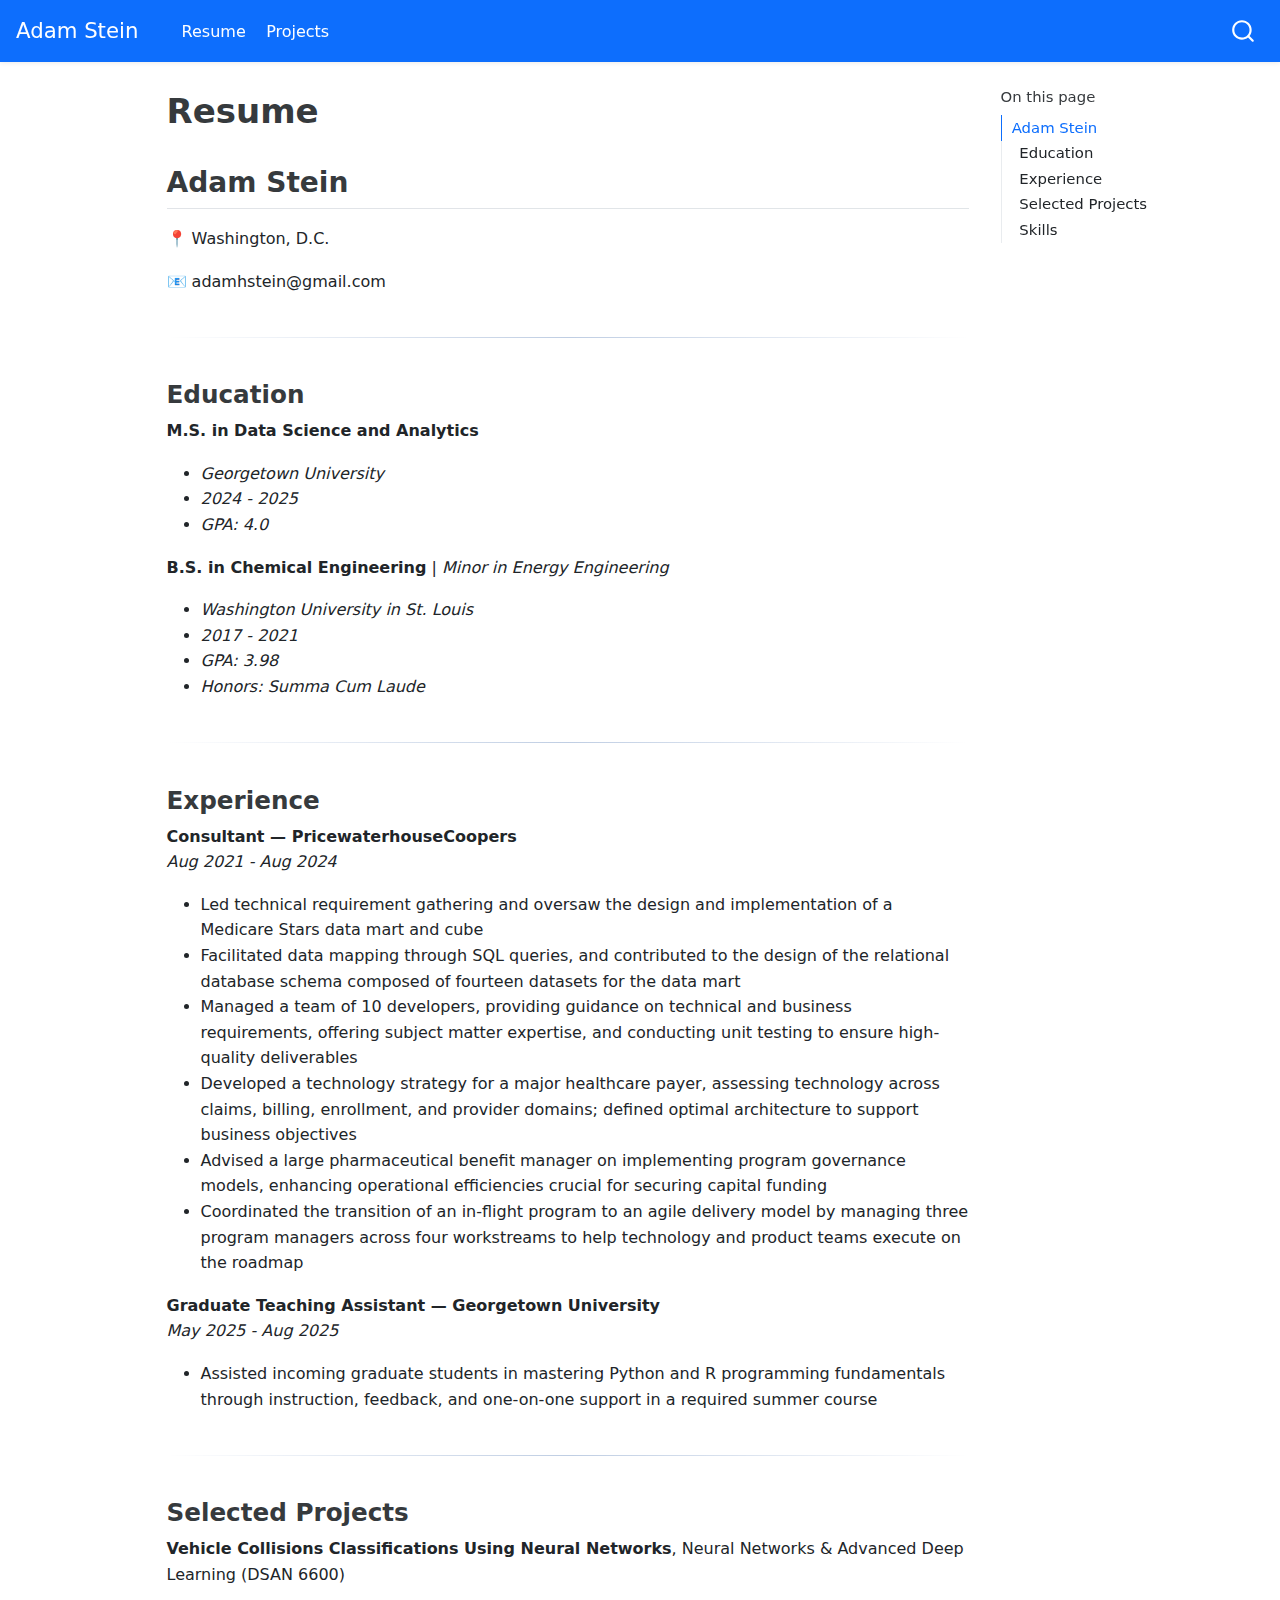
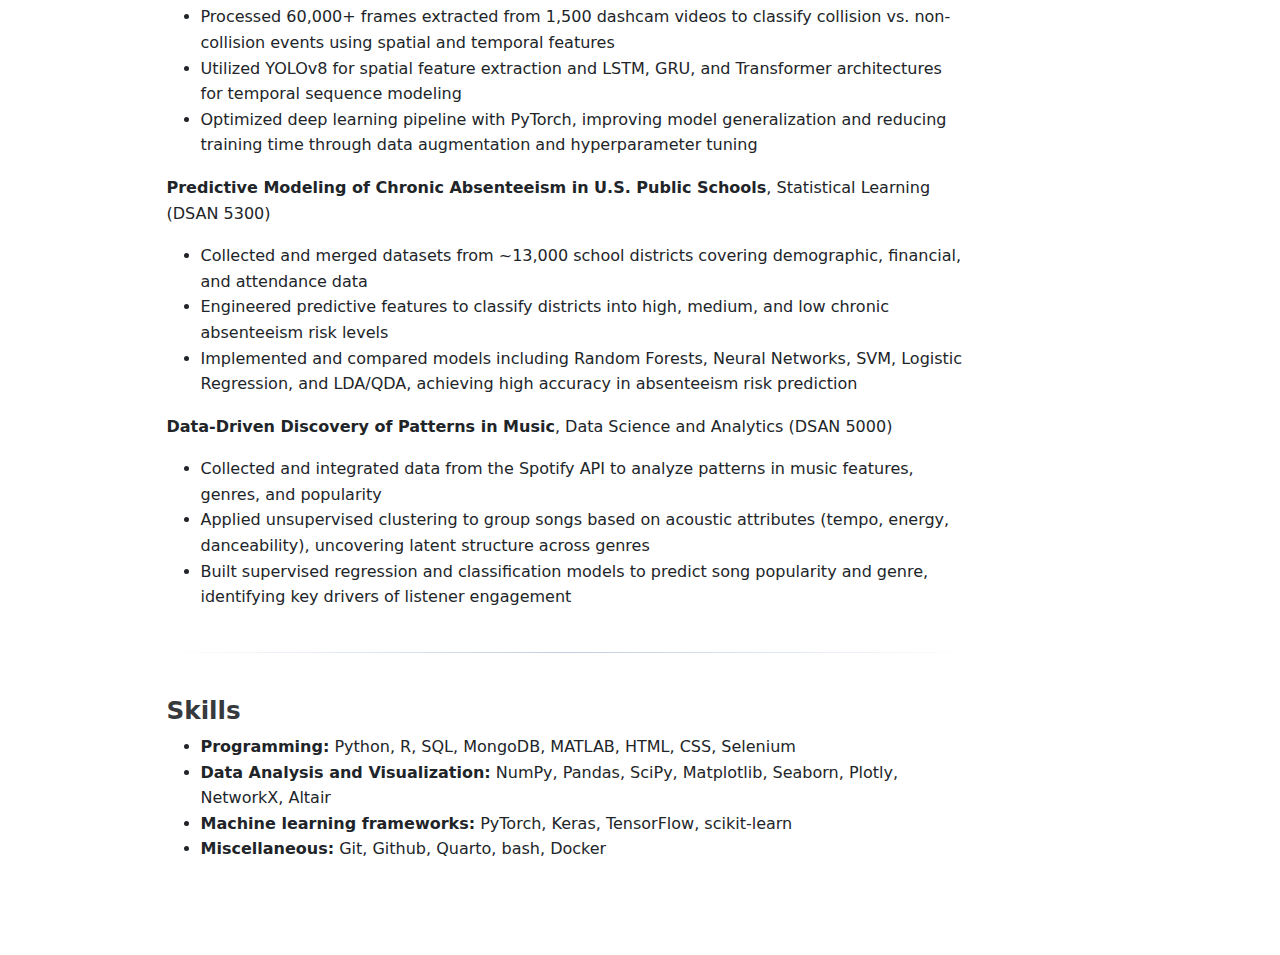
<file: docs/resume.html>
<!DOCTYPE html>
<html xmlns="http://www.w3.org/1999/xhtml" lang="en" xml:lang="en"><head>

<meta charset="utf-8">
<meta name="generator" content="quarto-1.3.450">

<meta name="viewport" content="width=device-width, initial-scale=1.0, user-scalable=yes">


<title>Adam Stein - Resume</title>
<style>
code{white-space: pre-wrap;}
span.smallcaps{font-variant: small-caps;}
div.columns{display: flex; gap: min(4vw, 1.5em);}
div.column{flex: auto; overflow-x: auto;}
div.hanging-indent{margin-left: 1.5em; text-indent: -1.5em;}
ul.task-list{list-style: none;}
ul.task-list li input[type="checkbox"] {
  width: 0.8em;
  margin: 0 0.8em 0.2em -1em; /* quarto-specific, see https://github.com/quarto-dev/quarto-cli/issues/4556 */ 
  vertical-align: middle;
}
</style>


<script src="site_libs/quarto-nav/quarto-nav.js"></script>
<script src="site_libs/quarto-nav/headroom.min.js"></script>
<script src="site_libs/clipboard/clipboard.min.js"></script>
<script src="site_libs/quarto-search/autocomplete.umd.js"></script>
<script src="site_libs/quarto-search/fuse.min.js"></script>
<script src="site_libs/quarto-search/quarto-search.js"></script>
<meta name="quarto:offset" content="./">
<script src="site_libs/quarto-html/quarto.js"></script>
<script src="site_libs/quarto-html/popper.min.js"></script>
<script src="site_libs/quarto-html/tippy.umd.min.js"></script>
<script src="site_libs/quarto-html/anchor.min.js"></script>
<link href="site_libs/quarto-html/tippy.css" rel="stylesheet">
<link href="site_libs/quarto-html/quarto-syntax-highlighting.css" rel="stylesheet" id="quarto-text-highlighting-styles">
<script src="site_libs/bootstrap/bootstrap.min.js"></script>
<link href="site_libs/bootstrap/bootstrap-icons.css" rel="stylesheet">
<link href="site_libs/bootstrap/bootstrap.min.css" rel="stylesheet" id="quarto-bootstrap" data-mode="light">
<script id="quarto-search-options" type="application/json">{
  "location": "navbar",
  "copy-button": false,
  "collapse-after": 3,
  "panel-placement": "end",
  "type": "overlay",
  "limit": 20,
  "language": {
    "search-no-results-text": "No results",
    "search-matching-documents-text": "matching documents",
    "search-copy-link-title": "Copy link to search",
    "search-hide-matches-text": "Hide additional matches",
    "search-more-match-text": "more match in this document",
    "search-more-matches-text": "more matches in this document",
    "search-clear-button-title": "Clear",
    "search-detached-cancel-button-title": "Cancel",
    "search-submit-button-title": "Submit",
    "search-label": "Search"
  }
}</script>


<link rel="stylesheet" href="styles.css">
</head>

<body class="nav-fixed">

<div id="quarto-search-results"></div>
  <header id="quarto-header" class="headroom fixed-top">
    <nav class="navbar navbar-expand-lg navbar-dark ">
      <div class="navbar-container container-fluid">
      <div class="navbar-brand-container">
    <a class="navbar-brand" href="./index.html">
    <span class="navbar-title">Adam Stein</span>
    </a>
  </div>
            <div id="quarto-search" class="" title="Search"></div>
          <button class="navbar-toggler" type="button" data-bs-toggle="collapse" data-bs-target="#navbarCollapse" aria-controls="navbarCollapse" aria-expanded="false" aria-label="Toggle navigation" onclick="if (window.quartoToggleHeadroom) { window.quartoToggleHeadroom(); }">
  <span class="navbar-toggler-icon"></span>
</button>
          <div class="collapse navbar-collapse" id="navbarCollapse">
            <ul class="navbar-nav navbar-nav-scroll me-auto">
  <li class="nav-item">
    <a class="nav-link active" href="./resume.html" rel="" target="" aria-current="page">
 <span class="menu-text">Resume</span></a>
  </li>  
  <li class="nav-item">
    <a class="nav-link" href="./projects.html" rel="" target="">
 <span class="menu-text">Projects</span></a>
  </li>  
</ul>
            <div class="quarto-navbar-tools ms-auto">
</div>
          </div> <!-- /navcollapse -->
      </div> <!-- /container-fluid -->
    </nav>
</header>
<!-- content -->
<div id="quarto-content" class="quarto-container page-columns page-rows-contents page-layout-article page-navbar">
<!-- sidebar -->
<!-- margin-sidebar -->
    <div id="quarto-margin-sidebar" class="sidebar margin-sidebar">
        <nav id="TOC" role="doc-toc" class="toc-active">
    <h2 id="toc-title">On this page</h2>
   
  <ul>
  <li><a href="#adam-stein" id="toc-adam-stein" class="nav-link active" data-scroll-target="#adam-stein">Adam Stein</a>
  <ul class="collapse">
  <li><a href="#education" id="toc-education" class="nav-link" data-scroll-target="#education">Education</a></li>
  <li><a href="#experience" id="toc-experience" class="nav-link" data-scroll-target="#experience">Experience</a></li>
  <li><a href="#selected-projects" id="toc-selected-projects" class="nav-link" data-scroll-target="#selected-projects">Selected Projects</a></li>
  <li><a href="#skills" id="toc-skills" class="nav-link" data-scroll-target="#skills">Skills</a></li>
  </ul></li>
  </ul>
</nav>
    </div>
<!-- main -->
<main class="content" id="quarto-document-content">

<header id="title-block-header" class="quarto-title-block default">
<div class="quarto-title">
<h1 class="title">Resume</h1>
</div>



<div class="quarto-title-meta">

    
  
    
  </div>
  

</header>

<section id="adam-stein" class="level2">
<h2 class="anchored" data-anchor-id="adam-stein">Adam Stein</h2>
<p>📍 Washington, D.C.</p>
<p>📧 adamhstein@gmail.com</p>
<hr>
<section id="education" class="level3">
<h3 class="anchored" data-anchor-id="education">Education</h3>
<p><strong>M.S. in Data Science and Analytics</strong></p>
<ul>
<li><em>Georgetown University</em></li>
<li><em>2024 - 2025</em></li>
<li><em>GPA: 4.0</em></li>
</ul>
<p><strong>B.S. in Chemical Engineering</strong> | <em>Minor in Energy Engineering</em></p>
<ul>
<li><em>Washington University in St.&nbsp;Louis</em></li>
<li><em>2017 - 2021</em></li>
<li><em>GPA: 3.98</em></li>
<li><em>Honors: Summa Cum Laude</em></li>
</ul>
<hr>
</section>
<section id="experience" class="level3">
<h3 class="anchored" data-anchor-id="experience">Experience</h3>
<p><strong>Consultant — PricewaterhouseCoopers</strong><br>
<em>Aug 2021 - Aug 2024</em></p>
<ul>
<li>Led technical requirement gathering and oversaw the design and implementation of a Medicare Stars data mart and cube</li>
<li>Facilitated data mapping through SQL queries, and contributed to the design of the relational database schema composed of fourteen datasets for the data mart</li>
<li>Managed a team of 10 developers, providing guidance on technical and business requirements, offering subject matter expertise, and conducting unit testing to ensure high-quality deliverables</li>
<li>Developed a technology strategy for a major healthcare payer, assessing technology across claims, billing, enrollment, and provider domains; defined optimal architecture to support business objectives</li>
<li>Advised a large pharmaceutical benefit manager on implementing program governance models, enhancing operational efficiencies crucial for securing capital funding</li>
<li>Coordinated the transition of an in-flight program to an agile delivery model by managing three program managers across four workstreams to help technology and product teams execute on the roadmap</li>
</ul>
<p><strong>Graduate Teaching Assistant — Georgetown University</strong><br>
<em>May 2025 - Aug 2025</em></p>
<ul>
<li>Assisted incoming graduate students in mastering Python and R programming fundamentals through instruction, feedback, and one-on-one support in a required summer course</li>
</ul>
<hr>
</section>
<section id="selected-projects" class="level3">
<h3 class="anchored" data-anchor-id="selected-projects">Selected Projects</h3>
<p><strong>Vehicle Collisions Classifications Using Neural Networks</strong>, Neural Networks &amp; Advanced Deep Learning (DSAN 6600)</p>
<ul>
<li>Processed 60,000+ frames extracted from 1,500 dashcam videos to classify collision vs.&nbsp;non-collision events using spatial and temporal features</li>
<li>Utilized YOLOv8 for spatial feature extraction and LSTM, GRU, and Transformer architectures for temporal sequence modeling</li>
<li>Optimized deep learning pipeline with PyTorch, improving model generalization and reducing training time through data augmentation and hyperparameter tuning</li>
</ul>
<p><strong>Predictive Modeling of Chronic Absenteeism in U.S. Public Schools</strong>, Statistical Learning (DSAN 5300)</p>
<ul>
<li>Collected and merged datasets from ~13,000 school districts covering demographic, financial, and attendance data</li>
<li>Engineered predictive features to classify districts into high, medium, and low chronic absenteeism risk levels</li>
<li>Implemented and compared models including Random Forests, Neural Networks, SVM, Logistic Regression, and LDA/QDA, achieving high accuracy in absenteeism risk prediction</li>
</ul>
<p><strong>Data-Driven Discovery of Patterns in Music</strong>, Data Science and Analytics (DSAN 5000)</p>
<ul>
<li>Collected and integrated data from the Spotify API to analyze patterns in music features, genres, and popularity</li>
<li>Applied unsupervised clustering to group songs based on acoustic attributes (tempo, energy, danceability), uncovering latent structure across genres</li>
<li>Built supervised regression and classification models to predict song popularity and genre, identifying key drivers of listener engagement</li>
</ul>
<hr>
</section>
<section id="skills" class="level3">
<h3 class="anchored" data-anchor-id="skills">Skills</h3>
<ul>
<li><strong>Programming:</strong> Python, R, SQL, MongoDB, MATLAB, HTML, CSS, Selenium</li>
<li><strong>Data Analysis and Visualization:</strong> NumPy, Pandas, SciPy, Matplotlib, Seaborn, Plotly, NetworkX, Altair</li>
<li><strong>Machine learning frameworks:</strong> PyTorch, Keras, TensorFlow, scikit-learn</li>
<li><strong>Miscellaneous:</strong> Git, Github, Quarto, bash, Docker</li>
</ul>


</section>
</section>

<a onclick="window.scrollTo(0, 0); return false;" role="button" id="quarto-back-to-top"><i class="bi bi-arrow-up"></i> Back to top</a></main> <!-- /main -->
<script id="quarto-html-after-body" type="application/javascript">
window.document.addEventListener("DOMContentLoaded", function (event) {
  const toggleBodyColorMode = (bsSheetEl) => {
    const mode = bsSheetEl.getAttribute("data-mode");
    const bodyEl = window.document.querySelector("body");
    if (mode === "dark") {
      bodyEl.classList.add("quarto-dark");
      bodyEl.classList.remove("quarto-light");
    } else {
      bodyEl.classList.add("quarto-light");
      bodyEl.classList.remove("quarto-dark");
    }
  }
  const toggleBodyColorPrimary = () => {
    const bsSheetEl = window.document.querySelector("link#quarto-bootstrap");
    if (bsSheetEl) {
      toggleBodyColorMode(bsSheetEl);
    }
  }
  toggleBodyColorPrimary();  
  const icon = "";
  const anchorJS = new window.AnchorJS();
  anchorJS.options = {
    placement: 'right',
    icon: icon
  };
  anchorJS.add('.anchored');
  const isCodeAnnotation = (el) => {
    for (const clz of el.classList) {
      if (clz.startsWith('code-annotation-')) {                     
        return true;
      }
    }
    return false;
  }
  const clipboard = new window.ClipboardJS('.code-copy-button', {
    text: function(trigger) {
      const codeEl = trigger.previousElementSibling.cloneNode(true);
      for (const childEl of codeEl.children) {
        if (isCodeAnnotation(childEl)) {
          childEl.remove();
        }
      }
      return codeEl.innerText;
    }
  });
  clipboard.on('success', function(e) {
    // button target
    const button = e.trigger;
    // don't keep focus
    button.blur();
    // flash "checked"
    button.classList.add('code-copy-button-checked');
    var currentTitle = button.getAttribute("title");
    button.setAttribute("title", "Copied!");
    let tooltip;
    if (window.bootstrap) {
      button.setAttribute("data-bs-toggle", "tooltip");
      button.setAttribute("data-bs-placement", "left");
      button.setAttribute("data-bs-title", "Copied!");
      tooltip = new bootstrap.Tooltip(button, 
        { trigger: "manual", 
          customClass: "code-copy-button-tooltip",
          offset: [0, -8]});
      tooltip.show();    
    }
    setTimeout(function() {
      if (tooltip) {
        tooltip.hide();
        button.removeAttribute("data-bs-title");
        button.removeAttribute("data-bs-toggle");
        button.removeAttribute("data-bs-placement");
      }
      button.setAttribute("title", currentTitle);
      button.classList.remove('code-copy-button-checked');
    }, 1000);
    // clear code selection
    e.clearSelection();
  });
  function tippyHover(el, contentFn) {
    const config = {
      allowHTML: true,
      content: contentFn,
      maxWidth: 500,
      delay: 100,
      arrow: false,
      appendTo: function(el) {
          return el.parentElement;
      },
      interactive: true,
      interactiveBorder: 10,
      theme: 'quarto',
      placement: 'bottom-start'
    };
    window.tippy(el, config); 
  }
  const noterefs = window.document.querySelectorAll('a[role="doc-noteref"]');
  for (var i=0; i<noterefs.length; i++) {
    const ref = noterefs[i];
    tippyHover(ref, function() {
      // use id or data attribute instead here
      let href = ref.getAttribute('data-footnote-href') || ref.getAttribute('href');
      try { href = new URL(href).hash; } catch {}
      const id = href.replace(/^#\/?/, "");
      const note = window.document.getElementById(id);
      return note.innerHTML;
    });
  }
      let selectedAnnoteEl;
      const selectorForAnnotation = ( cell, annotation) => {
        let cellAttr = 'data-code-cell="' + cell + '"';
        let lineAttr = 'data-code-annotation="' +  annotation + '"';
        const selector = 'span[' + cellAttr + '][' + lineAttr + ']';
        return selector;
      }
      const selectCodeLines = (annoteEl) => {
        const doc = window.document;
        const targetCell = annoteEl.getAttribute("data-target-cell");
        const targetAnnotation = annoteEl.getAttribute("data-target-annotation");
        const annoteSpan = window.document.querySelector(selectorForAnnotation(targetCell, targetAnnotation));
        const lines = annoteSpan.getAttribute("data-code-lines").split(",");
        const lineIds = lines.map((line) => {
          return targetCell + "-" + line;
        })
        let top = null;
        let height = null;
        let parent = null;
        if (lineIds.length > 0) {
            //compute the position of the single el (top and bottom and make a div)
            const el = window.document.getElementById(lineIds[0]);
            top = el.offsetTop;
            height = el.offsetHeight;
            parent = el.parentElement.parentElement;
          if (lineIds.length > 1) {
            const lastEl = window.document.getElementById(lineIds[lineIds.length - 1]);
            const bottom = lastEl.offsetTop + lastEl.offsetHeight;
            height = bottom - top;
          }
          if (top !== null && height !== null && parent !== null) {
            // cook up a div (if necessary) and position it 
            let div = window.document.getElementById("code-annotation-line-highlight");
            if (div === null) {
              div = window.document.createElement("div");
              div.setAttribute("id", "code-annotation-line-highlight");
              div.style.position = 'absolute';
              parent.appendChild(div);
            }
            div.style.top = top - 2 + "px";
            div.style.height = height + 4 + "px";
            let gutterDiv = window.document.getElementById("code-annotation-line-highlight-gutter");
            if (gutterDiv === null) {
              gutterDiv = window.document.createElement("div");
              gutterDiv.setAttribute("id", "code-annotation-line-highlight-gutter");
              gutterDiv.style.position = 'absolute';
              const codeCell = window.document.getElementById(targetCell);
              const gutter = codeCell.querySelector('.code-annotation-gutter');
              gutter.appendChild(gutterDiv);
            }
            gutterDiv.style.top = top - 2 + "px";
            gutterDiv.style.height = height + 4 + "px";
          }
          selectedAnnoteEl = annoteEl;
        }
      };
      const unselectCodeLines = () => {
        const elementsIds = ["code-annotation-line-highlight", "code-annotation-line-highlight-gutter"];
        elementsIds.forEach((elId) => {
          const div = window.document.getElementById(elId);
          if (div) {
            div.remove();
          }
        });
        selectedAnnoteEl = undefined;
      };
      // Attach click handler to the DT
      const annoteDls = window.document.querySelectorAll('dt[data-target-cell]');
      for (const annoteDlNode of annoteDls) {
        annoteDlNode.addEventListener('click', (event) => {
          const clickedEl = event.target;
          if (clickedEl !== selectedAnnoteEl) {
            unselectCodeLines();
            const activeEl = window.document.querySelector('dt[data-target-cell].code-annotation-active');
            if (activeEl) {
              activeEl.classList.remove('code-annotation-active');
            }
            selectCodeLines(clickedEl);
            clickedEl.classList.add('code-annotation-active');
          } else {
            // Unselect the line
            unselectCodeLines();
            clickedEl.classList.remove('code-annotation-active');
          }
        });
      }
  const findCites = (el) => {
    const parentEl = el.parentElement;
    if (parentEl) {
      const cites = parentEl.dataset.cites;
      if (cites) {
        return {
          el,
          cites: cites.split(' ')
        };
      } else {
        return findCites(el.parentElement)
      }
    } else {
      return undefined;
    }
  };
  var bibliorefs = window.document.querySelectorAll('a[role="doc-biblioref"]');
  for (var i=0; i<bibliorefs.length; i++) {
    const ref = bibliorefs[i];
    const citeInfo = findCites(ref);
    if (citeInfo) {
      tippyHover(citeInfo.el, function() {
        var popup = window.document.createElement('div');
        citeInfo.cites.forEach(function(cite) {
          var citeDiv = window.document.createElement('div');
          citeDiv.classList.add('hanging-indent');
          citeDiv.classList.add('csl-entry');
          var biblioDiv = window.document.getElementById('ref-' + cite);
          if (biblioDiv) {
            citeDiv.innerHTML = biblioDiv.innerHTML;
          }
          popup.appendChild(citeDiv);
        });
        return popup.innerHTML;
      });
    }
  }
    var localhostRegex = new RegExp(/^(?:http|https):\/\/localhost\:?[0-9]*\//);
      var filterRegex = new RegExp('/' + window.location.host + '/');
    var isInternal = (href) => {
        return filterRegex.test(href) || localhostRegex.test(href);
    }
    // Inspect non-navigation links and adorn them if external
 	var links = window.document.querySelectorAll('a[href]:not(.nav-link):not(.navbar-brand):not(.toc-action):not(.sidebar-link):not(.sidebar-item-toggle):not(.pagination-link):not(.no-external):not([aria-hidden]):not(.dropdown-item)');
    for (var i=0; i<links.length; i++) {
      const link = links[i];
      if (!isInternal(link.href)) {
          // target, if specified
          link.setAttribute("target", "_blank");
      }
    }
});
</script>
</div> <!-- /content -->



</body></html>
</file>
<file: docs/site_libs/quarto-html/tippy.css>
.tippy-box[data-animation=fade][data-state=hidden]{opacity:0}[data-tippy-root]{max-width:calc(100vw - 10px)}.tippy-box{position:relative;background-color:#333;color:#fff;border-radius:4px;font-size:14px;line-height:1.4;white-space:normal;outline:0;transition-property:transform,visibility,opacity}.tippy-box[data-placement^=top]>.tippy-arrow{bottom:0}.tippy-box[data-placement^=top]>.tippy-arrow:before{bottom:-7px;left:0;border-width:8px 8px 0;border-top-color:initial;transform-origin:center top}.tippy-box[data-placement^=bottom]>.tippy-arrow{top:0}.tippy-box[data-placement^=bottom]>.tippy-arrow:before{top:-7px;left:0;border-width:0 8px 8px;border-bottom-color:initial;transform-origin:center bottom}.tippy-box[data-placement^=left]>.tippy-arrow{right:0}.tippy-box[data-placement^=left]>.tippy-arrow:before{border-width:8px 0 8px 8px;border-left-color:initial;right:-7px;transform-origin:center left}.tippy-box[data-placement^=right]>.tippy-arrow{left:0}.tippy-box[data-placement^=right]>.tippy-arrow:before{left:-7px;border-width:8px 8px 8px 0;border-right-color:initial;transform-origin:center right}.tippy-box[data-inertia][data-state=visible]{transition-timing-function:cubic-bezier(.54,1.5,.38,1.11)}.tippy-arrow{width:16px;height:16px;color:#333}.tippy-arrow:before{content:"";position:absolute;border-color:transparent;border-style:solid}.tippy-content{position:relative;padding:5px 9px;z-index:1}
</file>
<file: docs/site_libs/quarto-html/quarto-syntax-highlighting.css>
/* quarto syntax highlight colors */
:root {
  --quarto-hl-ot-color: #003B4F;
  --quarto-hl-at-color: #657422;
  --quarto-hl-ss-color: #20794D;
  --quarto-hl-an-color: #5E5E5E;
  --quarto-hl-fu-color: #4758AB;
  --quarto-hl-st-color: #20794D;
  --quarto-hl-cf-color: #003B4F;
  --quarto-hl-op-color: #5E5E5E;
  --quarto-hl-er-color: #AD0000;
  --quarto-hl-bn-color: #AD0000;
  --quarto-hl-al-color: #AD0000;
  --quarto-hl-va-color: #111111;
  --quarto-hl-bu-color: inherit;
  --quarto-hl-ex-color: inherit;
  --quarto-hl-pp-color: #AD0000;
  --quarto-hl-in-color: #5E5E5E;
  --quarto-hl-vs-color: #20794D;
  --quarto-hl-wa-color: #5E5E5E;
  --quarto-hl-do-color: #5E5E5E;
  --quarto-hl-im-color: #00769E;
  --quarto-hl-ch-color: #20794D;
  --quarto-hl-dt-color: #AD0000;
  --quarto-hl-fl-color: #AD0000;
  --quarto-hl-co-color: #5E5E5E;
  --quarto-hl-cv-color: #5E5E5E;
  --quarto-hl-cn-color: #8f5902;
  --quarto-hl-sc-color: #5E5E5E;
  --quarto-hl-dv-color: #AD0000;
  --quarto-hl-kw-color: #003B4F;
}

/* other quarto variables */
:root {
  --quarto-font-monospace: SFMono-Regular, Menlo, Monaco, Consolas, "Liberation Mono", "Courier New", monospace;
}

pre > code.sourceCode > span {
  color: #003B4F;
}

code span {
  color: #003B4F;
}

code.sourceCode > span {
  color: #003B4F;
}

div.sourceCode,
div.sourceCode pre.sourceCode {
  color: #003B4F;
}

code span.ot {
  color: #003B4F;
  font-style: inherit;
}

code span.at {
  color: #657422;
  font-style: inherit;
}

code span.ss {
  color: #20794D;
  font-style: inherit;
}

code span.an {
  color: #5E5E5E;
  font-style: inherit;
}

code span.fu {
  color: #4758AB;
  font-style: inherit;
}

code span.st {
  color: #20794D;
  font-style: inherit;
}

code span.cf {
  color: #003B4F;
  font-style: inherit;
}

code span.op {
  color: #5E5E5E;
  font-style: inherit;
}

code span.er {
  color: #AD0000;
  font-style: inherit;
}

code span.bn {
  color: #AD0000;
  font-style: inherit;
}

code span.al {
  color: #AD0000;
  font-style: inherit;
}

code span.va {
  color: #111111;
  font-style: inherit;
}

code span.bu {
  font-style: inherit;
}

code span.ex {
  font-style: inherit;
}

code span.pp {
  color: #AD0000;
  font-style: inherit;
}

code span.in {
  color: #5E5E5E;
  font-style: inherit;
}

code span.vs {
  color: #20794D;
  font-style: inherit;
}

code span.wa {
  color: #5E5E5E;
  font-style: italic;
}

code span.do {
  color: #5E5E5E;
  font-style: italic;
}

code span.im {
  color: #00769E;
  font-style: inherit;
}

code span.ch {
  color: #20794D;
  font-style: inherit;
}

code span.dt {
  color: #AD0000;
  font-style: inherit;
}

code span.fl {
  color: #AD0000;
  font-style: inherit;
}

code span.co {
  color: #5E5E5E;
  font-style: inherit;
}

code span.cv {
  color: #5E5E5E;
  font-style: italic;
}

code span.cn {
  color: #8f5902;
  font-style: inherit;
}

code span.sc {
  color: #5E5E5E;
  font-style: inherit;
}

code span.dv {
  color: #AD0000;
  font-style: inherit;
}

code span.kw {
  color: #003B4F;
  font-style: inherit;
}

.prevent-inlining {
  content: "</";
}

/*# sourceMappingURL=debc5d5d77c3f9108843748ff7464032.css.map */
</file>
<file: docs/styles.css>
/* css styles */
:root {
  --accent: #003A8F; /* deep blue */
  --accent-light: #E6ECF5;
}

/* Improve readability */
body {
    font-size: 16px;
    line-height: 1.6;
}

/* =========================
   Project cards
   ========================= */

.card {
  border-radius: 14px;
  padding: 1.5rem;
  margin-bottom: 1.75rem;
}

/* ---------- Light mode ---------- */
@media (prefers-color-scheme: light) {
  .card {
    background-color: #ffffff;
    color: #111827; /* dark text */
    box-shadow: 0 6px 18px rgba(0, 0, 0, 0.08);
  }

  .card h3,
  .card h4 {
    color: #111827;
  }
}

/* ---------- Dark mode ---------- */
@media (prefers-color-scheme: dark) {
  .card {
    background-color: #0f172a; /* dark slate */
    color: #e5e7eb;           /* light gray text */
    box-shadow: 0 10px 28px rgba(0, 0, 0, 0.7);
    border: 1px solid rgba(255, 255, 255, 0.08);
  }

  .card h3,
  .card h4 {
    color: #f9fafb; /* near-white headings */
  }

  .card a {
    color: #7ba7ff; /* readable blue links */
  }
}

/* Navigation improvements */
.navbar {
    box-shadow: 0 0.125rem 0.25rem rgba(0, 0, 0, 0.075);
}

hr {
  border: none;
  height: 1px;
  background: linear-gradient(
    to right,
    transparent,
    var(--accent),
    transparent
  );
  margin: 2.5rem 0;
}
</file>
